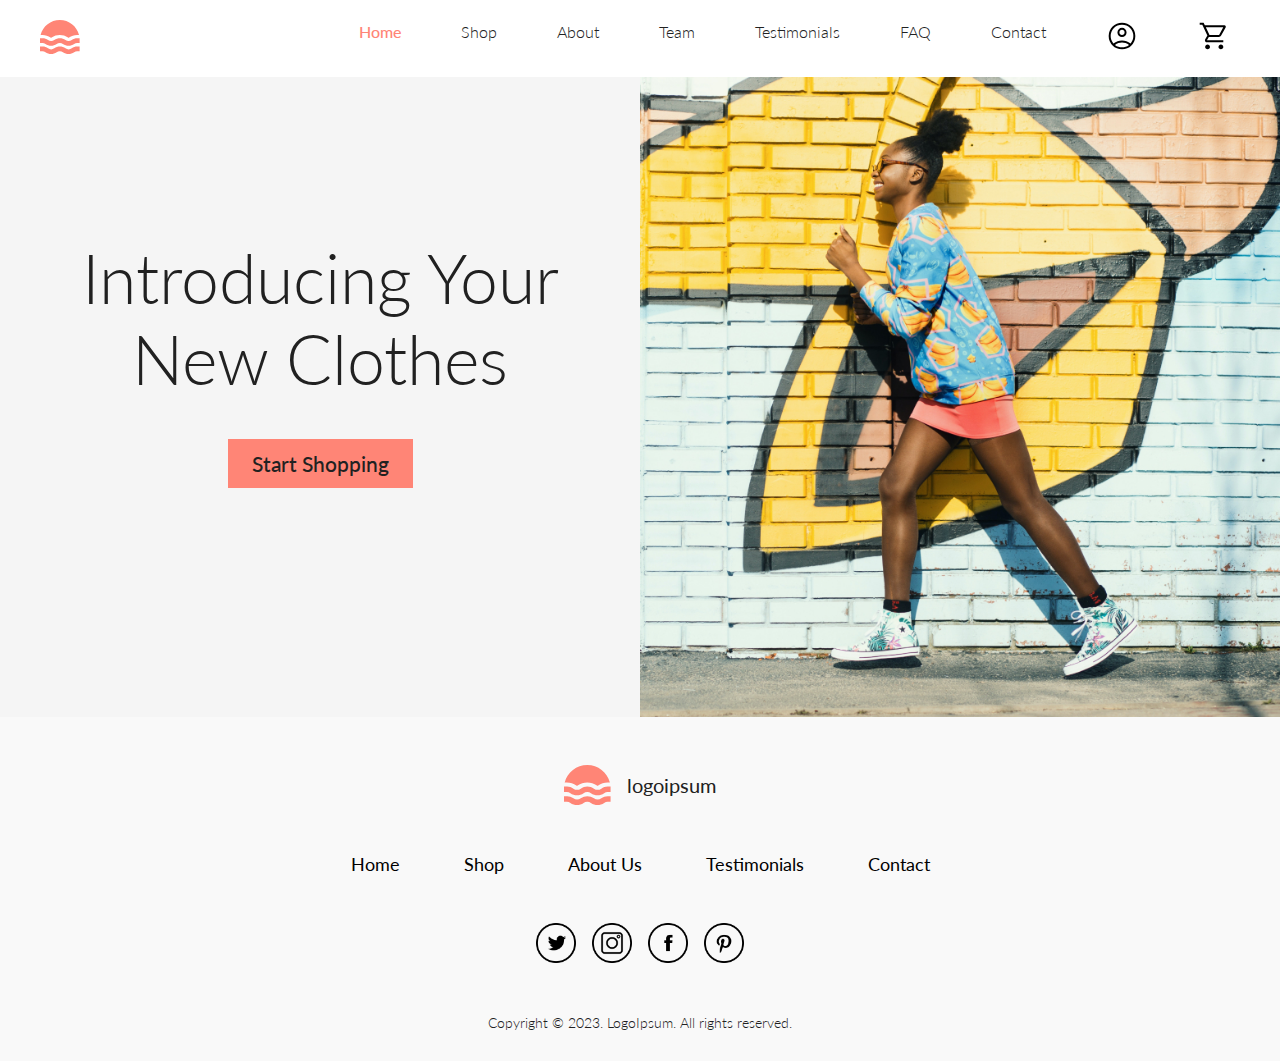
<file: index.html>
<!DOCTYPE html>
<html lang="en">
<head>
    <meta charset="UTF-8">
    <meta http-equiv="X-UA-Compatible" content="IE=edge">
    <meta name="viewport" content="width=device-width, initial-scale=1.0">
    <title>Project</title>
    <link rel="stylesheet" href="css/styles.css">
</head>
<body>
<!-----------------------------------------------------------MENU-------------------------------------------------------->
<nav class="menu-container">
    <div class="menu">
        <div class="logo"><a href="index.html"><img class="logo-icon" src="imgs/logo.svg" alt="company logo"></a></div>
                <ul class="logo2">
                    <li class="menu-list"><a class="menu-link" href="#"><img class="shop-icon" src="imgs/shop.svg"></a></li>
                    <li class="menu-list"><a class="menu-link" href="#"><img class="login-icon" src="imgs/login.svg"></a></li>
                    <li class="menu-list"><a class="menu-link" href="pages/contact.html">Contact</a></li>
                    <li class="menu-list"><a class="menu-link" href="pages/faq.html">FAQ</a></li>
                    <li class="menu-list"><a class="menu-link" href="pages/testimonials.html">Testimonials</a></li>
                    <li class="menu-list"><a class="menu-link" href="pages/team.html">Team</a></li>
                    <li class="menu-list"><a class="menu-link" href="pages/about.html">About</a></li>
                    <li class="menu-list"><a class="menu-link" href="pages/shop.html">Shop</a></li>
                    <li class="menu-list"><a class="menu-link-active" href="index.html">Home</a></li>
                </ul>
    </div>
</nav>


            <nav class="navbar">
                    <div class="navbar">
                      <div class="container nav-container">
                          <input class="checkbox" type="checkbox" name="" id="" />
                          <div class="logo">
                            <a href="index.html"><img class="logo-icon" src="imgs/logo.svg" alt="company logo"></a>
                        </div>
                          <div class="hamburger-lines">
                            <span class="line line1"></span>
                            <span class="line line2"></span>
                            <span class="line line3"></span>
                          </div>  
                        <div class="menu-items">
                          <li><a href="index.html">Home</a></li>
                          <li><a href="pages/shop.html">Shop</a></li>
                          <li><a href="pages/about.html">About</a></li>
                          <li><a href="pages/team.html">Team</a></li>
                          <li><a href="pages/testimonials.html">Testimonials</a></li>
                          <li><a href="pages/faq.html">FAQ</a></li>
                          <li><a href="pages/contact.html">Contact</a></li>
                          <li><a href="#"><img class="shop-icon" src="imgs/shop.svg"></a></li>
                          <li><a href="#"><img class="login-icon" src="imgs/login.svg"></a></li>
                        </div>
                      </div>
                    </div>
            </nav>

<!----------------------------------------------------------HERO--------------------------------------------------------->
    <section class="hero">
        <div class="hero-container">
            <div class="box-1">
                <h1 id="title">Introducing Your New Clothes</h1>        
                <a class="button-primary" href="pages/shop.html">Start Shopping</a> 
            </div>
            <div class="box-2">
                <img class="hero-img" src="imgs/hero.jpg" alt="Young black girl walking down the street in with a blue jacket with a yellow fruit print and a pik skirt. There's a graffiti wall in the back">
            </div>       
        </div>
    </section>

<!----------------------------------------------------------FOOTER-------------------------------------------------------->
<footer class="footer">
    <div class="footer-field">
        <div class="company-logo">
            <img src="imgs/logo.svg" alt="">
            <span>logoipsum</span>            
        </div>
        <div>
            <ul class="footer-links">
                <li><a href="index.html">Home</a></li>
                <li><a href="pages/shop.html">Shop</a></li>
                <li><a href="pages/about.html">About Us</a></li>
                <li><a href="pages/testimonials.html">Testimonials</a></li>
                <li><a href="pages/contact.html">Contact</a></li>
            </ul>
        </div>
        <div>    
            <ul class="footer-sm">
                <li><a href=""><img src="imgs/twitter.png" alt="twitter logo"></a></li>
                <li><a href=""><img src="imgs/instagram.png" alt="instagram logo"></a></li>
                <li><a href=""><img src="imgs/facebook.png" alt="facebook logo"></a></li>
                <li><a href=""><img src="imgs/pinterest.png" alt="pinterest logo"></a></li>
            </ul>
        </div>    
        </div>
    </div>
    <div class="copyright">
        <h3 id="copyright-text">Copyright © 2023. LogoIpsum. All rights reserved.</h3>
    </div>
</footer>
</body>
</html>
</file>
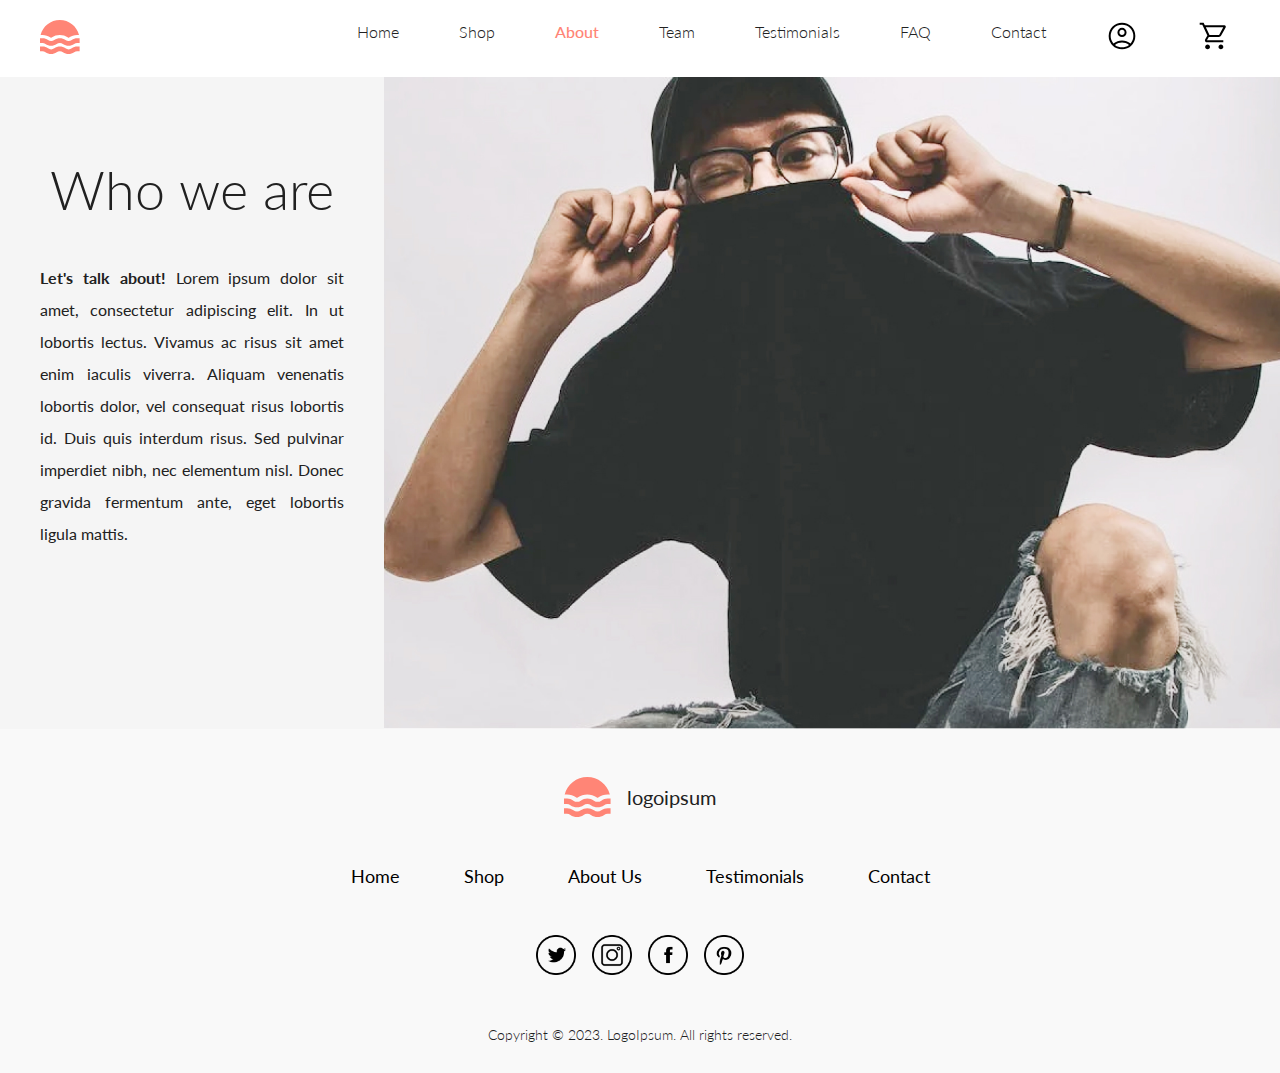
<file: pages/about.html>
<!DOCTYPE html>
<html lang="en">
<head>
    <meta charset="UTF-8">
    <meta http-equiv="X-UA-Compatible" content="IE=edge">
    <meta name="viewport" content="width=device-width, initial-scale=1.0">
    <title>About</title>
    <link rel="stylesheet" href="../css/styles.css">
</head>
<body>
<!-----------------------------------------------------------MENU-------------------------------------------------------->
<nav class="menu-container">
    <div class="menu">
        <div class="logo"><a href="../index.html"><img class="logo-icon" src="../imgs/logo.svg" alt="company logo"></a></div>
        <ul class="logo2">
            <li class="menu-list"><a class="menu-link" href="#"><img class="shop-icon" src="../imgs/shop.svg"></a></li>
            <li class="menu-list"><a class="menu-link" href="#"><img class="login-icon" src="../imgs/login.svg"></a></li>
            <li class="menu-list"><a class="menu-link" href="contact.html">Contact</a></li>
            <li class="menu-list"><a class="menu-link" href="faq.html">FAQ</a></li>
            <li class="menu-list"><a class="menu-link" href="testimonials.html">Testimonials</a></li>
            <li class="menu-list"><a class="menu-link" href="team.html">Team</a></li>
            <li class="menu-list"><a class="menu-link-active" href="about.html">About</a></li>
            <li class="menu-list"><a class="menu-link" href="shop.html">Shop</a></li>
            <li class="menu-list"><a class="menu-link" href="../index.html">Home</a></li>
        </ul>
    </div>
</nav>


<nav class="navbar">
        <div class="navbar">
            <div class="container nav-container">
                <input class="checkbox" type="checkbox" name="" id="" />
                <div class="logo">
                <a href="../index.html"><img class="logo-icon" src="../imgs/logo.svg" alt="company logo"></a>
            </div>
                <div class="hamburger-lines">
                <span class="line line1"></span>
                <span class="line line2"></span>
                <span class="line line3"></span>
                </div>  
            <div class="menu-items">
                <li><a href="../index.html">Home</a></li>
                <li><a href="shop.html">Shop</a></li>
                <li><a href="about.html">About</a></li>
                <li><a href="team.html">Team</a></li>
                <li><a href="testimonials.html">Testimonials</a></li>
                <li><a href="faq.html">FAQ</a></li>
                <li><a href="contact.html">Contact</a></li>
                <li><a href="#"><img class="shop-icon" src="../imgs/shop.svg"></a></li>
                <li><a href="#"><img class="login-icon" src="../imgs/login.svg"></a></li>
            </div>
            </div>
        </div>
</nav>

<!---------------------------------------------------------ABOUT-------------------------------------------------------->
    <section class="about">
        <div class="about-container">
            <div class="about-box-1">
                <h1>Who we are</h1>
                <p class="about-text"><strong>Let's talk about!</strong> Lorem ipsum dolor sit amet, consectetur adipiscing elit. In ut lobortis lectus. 
                    Vivamus ac risus sit amet enim iaculis viverra. Aliquam venenatis lobortis dolor, vel consequat risus 
                    lobortis id. Duis quis interdum risus. Sed pulvinar imperdiet nibh, nec elementum nisl. Donec gravida
                     fermentum ante, eget lobortis ligula mattis.</p> 
                <id p class="about-text"></id>       
            </div>
            <div class="about-box-2">
                <img class="about-img" src="../imgs/about.jpg" alt="Boy wearing a black t-shirt, glasses and black cap">
            </div>       
        </div>
    </section>
<!----------------------------------------------------------FOOTER-------------------------------------------------------->
<footer class="footer">
    <div class="footer-field">
        <div class="company-logo">
            <img src="../imgs/logo.svg" alt="">
            <span>logoipsum</span>            
        </div>
        <div>
            <ul class="footer-links">
                <li><a href="../index.html">Home</a></li>
                <li><a href="shop.html">Shop</a></li>
                <li><a href="about.html">About Us</a></li>
                <li><a href="testimonials.html">Testimonials</a></li>
                <li><a href="contact.html">Contact</a></li>
            </ul>
        </div>
        <div>    
            <ul class="footer-sm">
                <li><a href=""><img src="../imgs/twitter.png" alt="twitter logo"></a></li>
                <li><a href=""><img src="../imgs/instagram.png" alt="instagram logo"></a></li>
                <li><a href=""><img src="../imgs/facebook.png" alt="facebook logo"></a></li>
                <li><a href=""><img src="../imgs/pinterest.png" alt="pinterest logo"></a></li>
            </ul>
        </div>    
        </div>
    </div>
    <div class="copyright">
        <h3 id="copyright-text">Copyright © 2023. LogoIpsum. All rights reserved.</h3>
    </div>
</footer>
</body>
</html>
</file>
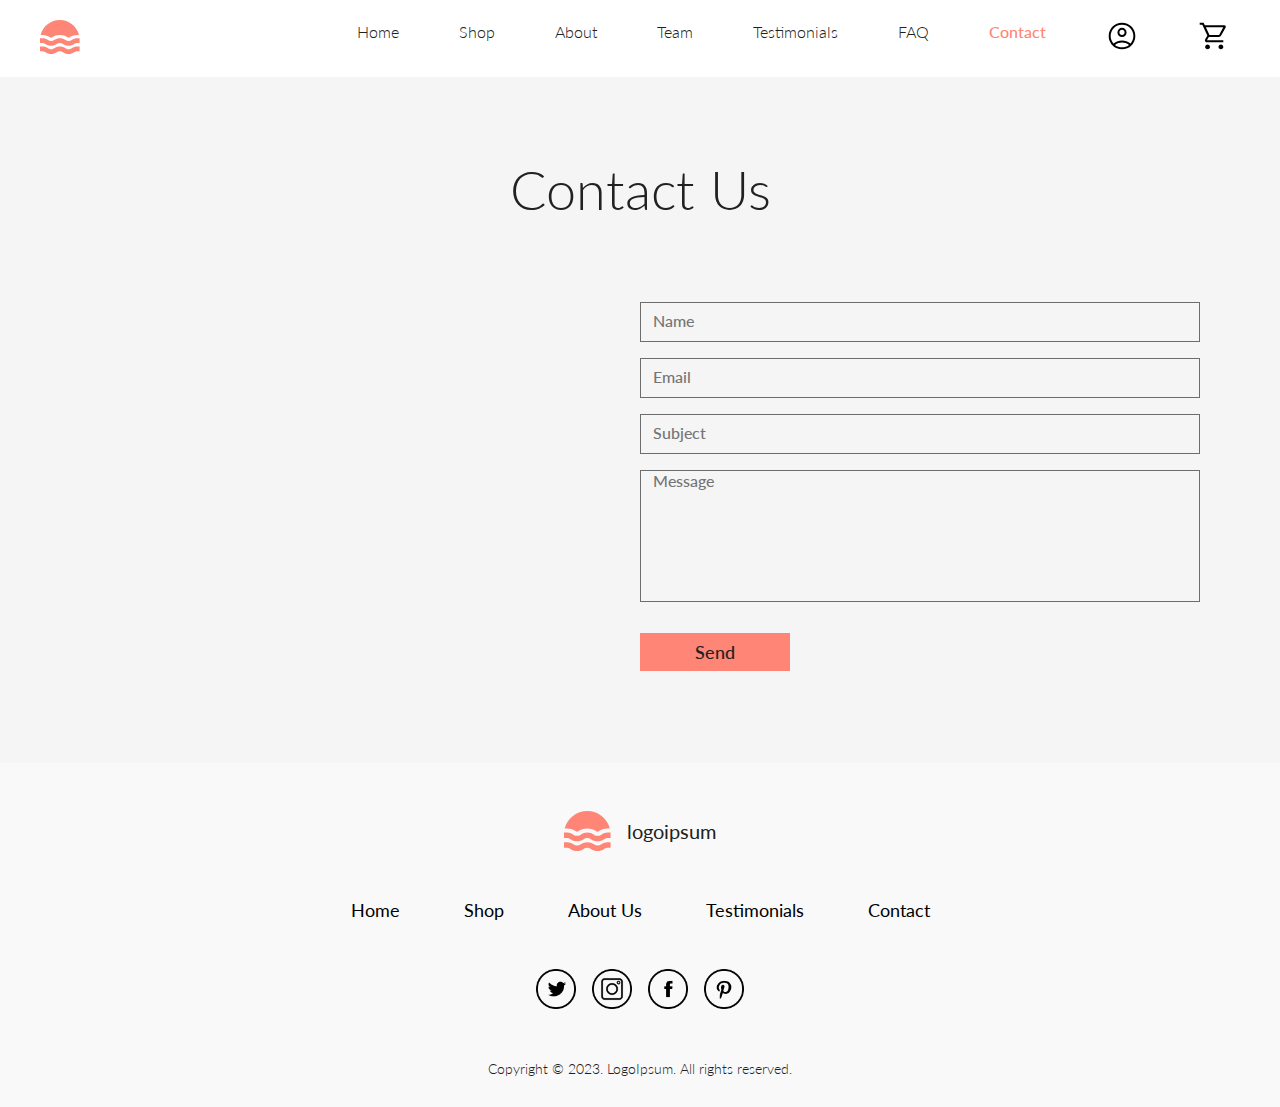
<file: pages/contact.html>
<!DOCTYPE html>
<html lang="en">
<head>
    <meta charset="UTF-8">
    <meta http-equiv="X-UA-Compatible" content="IE=edge">
    <meta name="viewport" content="width=device-width, initial-scale=1.0">
    <title>Contact</title>
    <link rel="stylesheet" href="../css/styles.css">
</head>
<body>
<!-----------------------------------------------------------MENU-------------------------------------------------------->
<nav class="menu-container">
    <div class="menu">
        <div class="logo"><a href="../index.html"><img class="logo-icon" src="../imgs/logo.svg" alt="company logo"></a></div>
        <ul class="logo2">
            <li class="menu-list"><a class="menu-link" href="#"><img class="shop-icon" src="../imgs/shop.svg"></a></li>
            <li class="menu-list"><a class="menu-link" href="#"><img class="login-icon" src="../imgs/login.svg"></a></li>
            <li class="menu-list"><a class="menu-link-active" href="contact.html">Contact</a></li>
            <li class="menu-list"><a class="menu-link" href="faq.html">FAQ</a></li>
            <li class="menu-list"><a class="menu-link" href="testimonials.html">Testimonials</a></li>
            <li class="menu-list"><a class="menu-link" href="team.html">Team</a></li>
            <li class="menu-list"><a class="menu-link" href="about.html">About</a></li>
            <li class="menu-list"><a class="menu-link" href="shop.html">Shop</a></li>
            <li class="menu-list"><a class="menu-link" href="../index.html">Home</a></li>
        </ul>
    </div>
</nav>

<nav class="navbar">
    <div class="navbar">
        <div class="container nav-container">
            <input class="checkbox" type="checkbox" name="" id="" />
            <div class="logo">
            <a href="../index.html"><img class="logo-icon" src="../imgs/logo.svg" alt="company logo"></a>
        </div>
            <div class="hamburger-lines">
            <span class="line line1"></span>
            <span class="line line2"></span>
            <span class="line line3"></span>
            </div>  
        <div class="menu-items">
            <li><a href="../index.html">Home</a></li>
            <li><a href="shop.html">Shop</a></li>
            <li><a href="about.html">About</a></li>
            <li><a href="team.html">Team</a></li>
            <li><a href="testimonials.html">Testimonials</a></li>
            <li><a href="faq.html">FAQ</a></li>
            <li><a href="contact.html">Contact</a></li>
            <li><a href="#"><img class="shop-icon" src="../imgs/shop.svg"></a></li>
            <li><a href="#"><img class="login-icon" src="../imgs/login.svg"></a></li>
        </div>
        </div>
    </div>
</nav>

<!---------------------------------------------------------CONTACT-------------------------------------------------------->
<section class="contact">
    <h1>Contact Us</h1>
    <div class="contact-container">
    <div class="contact-box-1">
        <iframe src="https://www.google.com/maps/embed?pb=!1m18!1m12!1m3!1d2602.4918176343717!2d-123.1190221882152!3d49.286025870398454!2m3!1f0!2f0!3f0!3m2!1i1024!2i768!4f13.1!3m3!1m2!1s0x54867182698f0ae5%3A0xa5370d98daf1dbd2!2sTamwood%20Careers%20-%20Vancouver!5e0!3m2!1sen!2sca!4v1685498218032!5m2!1sen!2sca" width="100%" height="300" style="border:0;" allowfullscreen="" loading="lazy" referrerpolicy="no-referrer-when-downgrade"></iframe>
    </div>
    <div class="contact-box-2">
        <form>
            <input class="form form-text" type="text" placeholder="Name" required>
            <input class="form form-text" type="email" placeholder="Email" required>
            <input class="form form-text" type="text" placeholder="Subject" required>
            <textarea class="form-textarea" rows="4" cols="50" placeholder="Message"></textarea>
            <input class="submit form-text" type="submit" value="Send">
        </form>
    </div>   
    </div>
</section>
<!----------------------------------------------------------FOOTER-------------------------------------------------------->
<footer class="footer">
    <div class="footer-field">
        <div class="company-logo">
            <img src="../imgs/logo.svg" alt="">
            <span>logoipsum</span>            
        </div>
        <div>
            <ul class="footer-links">
                <li><a href="../index.html">Home</a></li>
                <li><a href="shop.html">Shop</a></li>
                <li><a href="about.html">About Us</a></li>
                <li><a href="testimonials.html">Testimonials</a></li>
                <li><a href="contact.html">Contact</a></li>
            </ul>
        </div>
        <div>    
            <ul class="footer-sm">
                <li><a href=""><img src="../imgs/twitter.png" alt="twitter logo"></a></li>
                <li><a href=""><img src="../imgs/instagram.png" alt="instagram logo"></a></li>
                <li><a href=""><img src="../imgs/facebook.png" alt="facebook logo"></a></li>
                <li><a href=""><img src="../imgs/pinterest.png" alt="pinterest logo"></a></li>
            </ul>
        </div>    
        </div>
    </div>
    <div class="copyright">
        <h3 id="copyright-text">Copyright © 2023. LogoIpsum. All rights reserved.</h3>
    </div>
</footer>
</body>
</html>
</file>
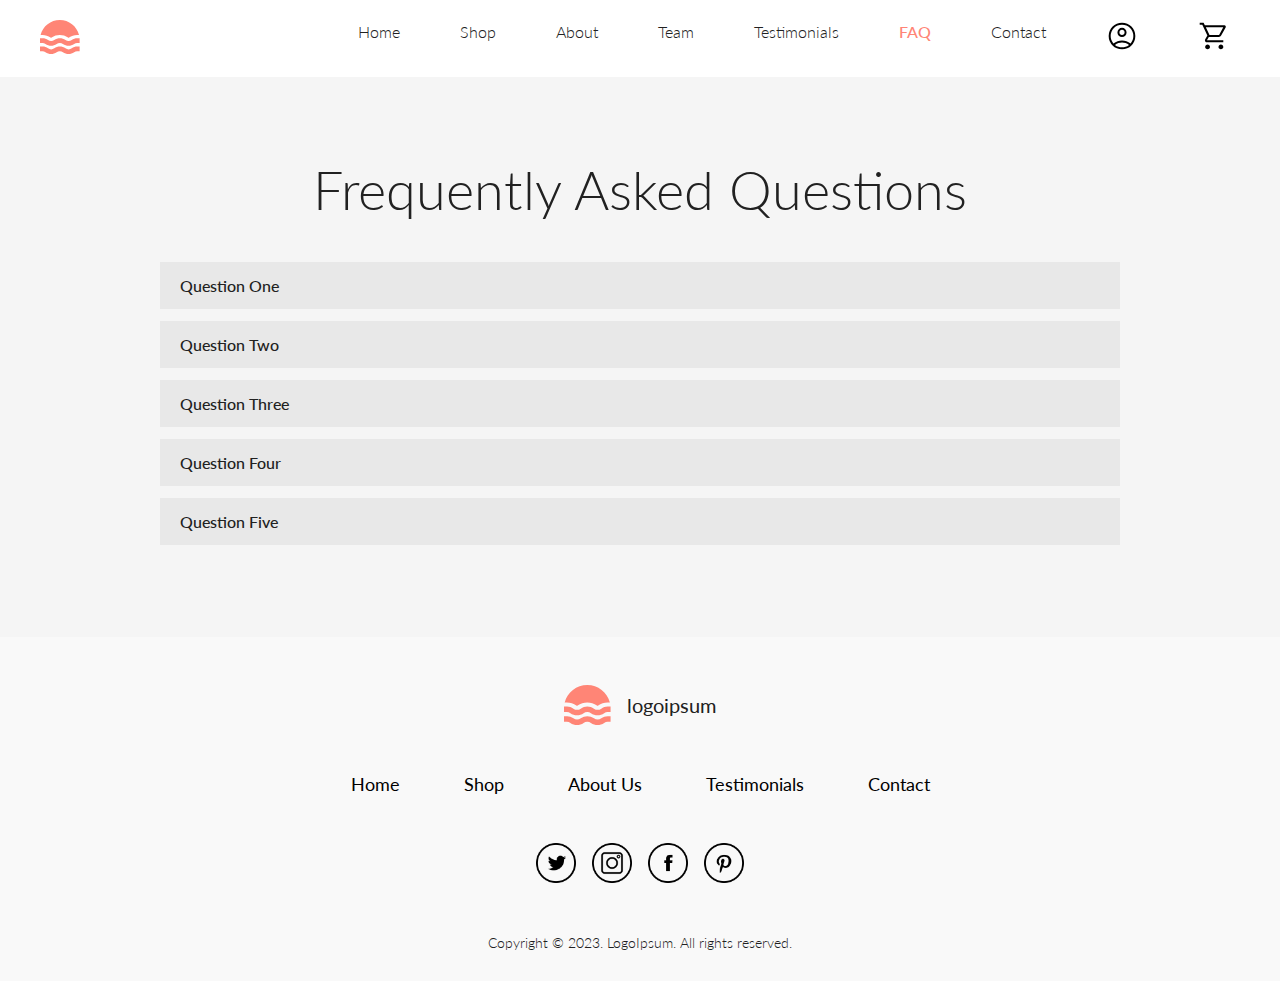
<file: pages/faq.html>
<!DOCTYPE html>
<html lang="en">
<head>
    <meta charset="UTF-8">
    <meta http-equiv="X-UA-Compatible" content="IE=edge">
    <meta name="viewport" content="width=device-width, initial-scale=1.0">
    <title>FAQ</title>
    <link rel="stylesheet" href="../css/styles.css">
</head>
<body>
<!-----------------------------------------------------------MENU-------------------------------------------------------->
<nav class="menu-container">
    <div class="menu">
        <div class="logo"><a href="../index.html"><img class="logo-icon" src="../imgs/logo.svg" alt="company logo"></a></div>
        <ul class="logo2">
            <li class="menu-list"><a class="menu-link" href="#"><img class="shop-icon" src="../imgs/shop.svg"></a></li>
            <li class="menu-list"><a class="menu-link" href="#"><img class="login-icon" src="../imgs/login.svg"></a></li>
            <li class="menu-list"><a class="menu-link" href="contact.html">Contact</a></li>
            <li class="menu-list"><a class="menu-link-active" href="faq.html">FAQ</a></li>
            <li class="menu-list"><a class="menu-link" href="testimonials.html">Testimonials</a></li>
            <li class="menu-list"><a class="menu-link" href="team.html">Team</a></li>
            <li class="menu-list"><a class="menu-link" href="about.html">About</a></li>
            <li class="menu-list"><a class="menu-link" href="shop.html">Shop</a></li>
            <li class="menu-list"><a class="menu-link" href="../index.html">Home</a></li>
        </ul>
    </div>
  </nav>

  <nav class="navbar">
    <div class="navbar">
        <div class="container nav-container">
            <input class="checkbox" type="checkbox" name="" id="" />
            <div class="logo">
            <a href="../index.html"><img class="logo-icon" src="../imgs/logo.svg" alt="company logo"></a>
        </div>
            <div class="hamburger-lines">
            <span class="line line1"></span>
            <span class="line line2"></span>
            <span class="line line3"></span>
            </div>  
        <div class="menu-items">
            <li><a href="../index.html">Home</a></li>
            <li><a href="shop.html">Shop</a></li>
            <li><a href="about.html">About</a></li>
            <li><a href="team.html">Team</a></li>
            <li><a href="testimonials.html">Testimonials</a></li>
            <li><a href="faq.html">FAQ</a></li>
            <li><a href="contact.html">Contact</a></li>
            <li><a href="#"><img class="shop-icon" src="../imgs/shop.svg"></a></li>
            <li><a href="#"><img class="login-icon" src="../imgs/login.svg"></a></li>
        </div>
        </div>
    </div>
</nav>

<!---------------------------------------------------------FAQ-------------------------------------------------------->
    <section class="faq">
        <div class="faq-container">
                <h1>Frequently Asked Questions</h1>        
    <div class="accordion">
        <div>
          <input type="checkbox" id="section1" class="accordion__input">
          <label for="section1" class="accordion__label">Question One</label>
          <div class="accordion__content">
            <p>
              Lorem ipsum dolor sit amet, consectetur adipisicing elit. Culpa, earum, magnam? Alias error, placeat! Accusamus accusantium alias eum iure laborum odit porro quaerat? Animi enim id labore officiis quam sint.
            </p>
          </div>
        </div>
        <div>
            <input type="checkbox" id="section2" class="accordion__input">
            <label for="section2" class="accordion__label">Question Two</label>
            <div class="accordion__content">
              <p>
                Lorem ipsum dolor sit amet, consectetur adipisicing elit. Culpa, earum, magnam? Alias error, placeat! Accusamus accusantium alias eum iure laborum odit porro quaerat? Animi enim id labore officiis quam sint.
              </p>
            </div>
          </div>
          <div>
            <input type="checkbox" id="section3" class="accordion__input">
            <label for="section3" class="accordion__label">Question Three</label>
            <div class="accordion__content">
              <p>
                Lorem ipsum dolor sit amet, consectetur adipisicing elit. Culpa, earum, magnam? Alias error, placeat! Accusamus accusantium alias eum iure laborum odit porro quaerat? Animi enim id labore officiis quam sint.
              </p>
            </div>
          </div>
          <div>
            <input type="checkbox" id="section4" class="accordion__input">
            <label for="section4" class="accordion__label">Question Four</label>
            <div class="accordion__content">
              <p>
                Lorem ipsum dolor sit amet, consectetur adipisicing elit. Culpa, earum, magnam? Alias error, placeat! Accusamus accusantium alias eum iure laborum odit porro quaerat? Animi enim id labore officiis quam sint.
              </p>
            </div>
          </div>
          <div>
            <input type="checkbox" id="section5" class="accordion__input">
            <label for="section5" class="accordion__label">Question Five</label>
            <div class="accordion__content">
              <p>
                Lorem ipsum dolor sit amet, consectetur adipisicing elit. Culpa, earum, magnam? Alias error, placeat! Accusamus accusantium alias eum iure laborum odit porro quaerat? Animi enim id labore officiis quam sint.
              </p>
            </div>
          </div>
    </div>
</section>
<!----------------------------------------------------------FOOTER-------------------------------------------------------->
<footer class="footer">
  <div class="footer-field">
      <div class="company-logo">
          <img src="../imgs/logo.svg" alt="">
          <span>logoipsum</span>            
      </div>
      <div>
          <ul class="footer-links">
              <li><a href="../index.html">Home</a></li>
              <li><a href="shop.html">Shop</a></li>
              <li><a href="about.html">About Us</a></li>
              <li><a href="testimonials.html">Testimonials</a></li>
              <li><a href="contact.html">Contact</a></li>
          </ul>
      </div>
      <div>    
          <ul class="footer-sm">
              <li><a href=""><img src="../imgs/twitter.png" alt="twitter logo"></a></li>
              <li><a href=""><img src="../imgs/instagram.png" alt="instagram logo"></a></li>
              <li><a href=""><img src="../imgs/facebook.png" alt="facebook logo"></a></li>
              <li><a href=""><img src="../imgs/pinterest.png" alt="pinterest logo"></a></li>
          </ul>
      </div>    
      </div>
  </div>
  <div class="copyright">
      <h3 id="copyright-text">Copyright © 2023. LogoIpsum. All rights reserved.</h3>
  </div>
</footer>

</body>
</html>
</file>
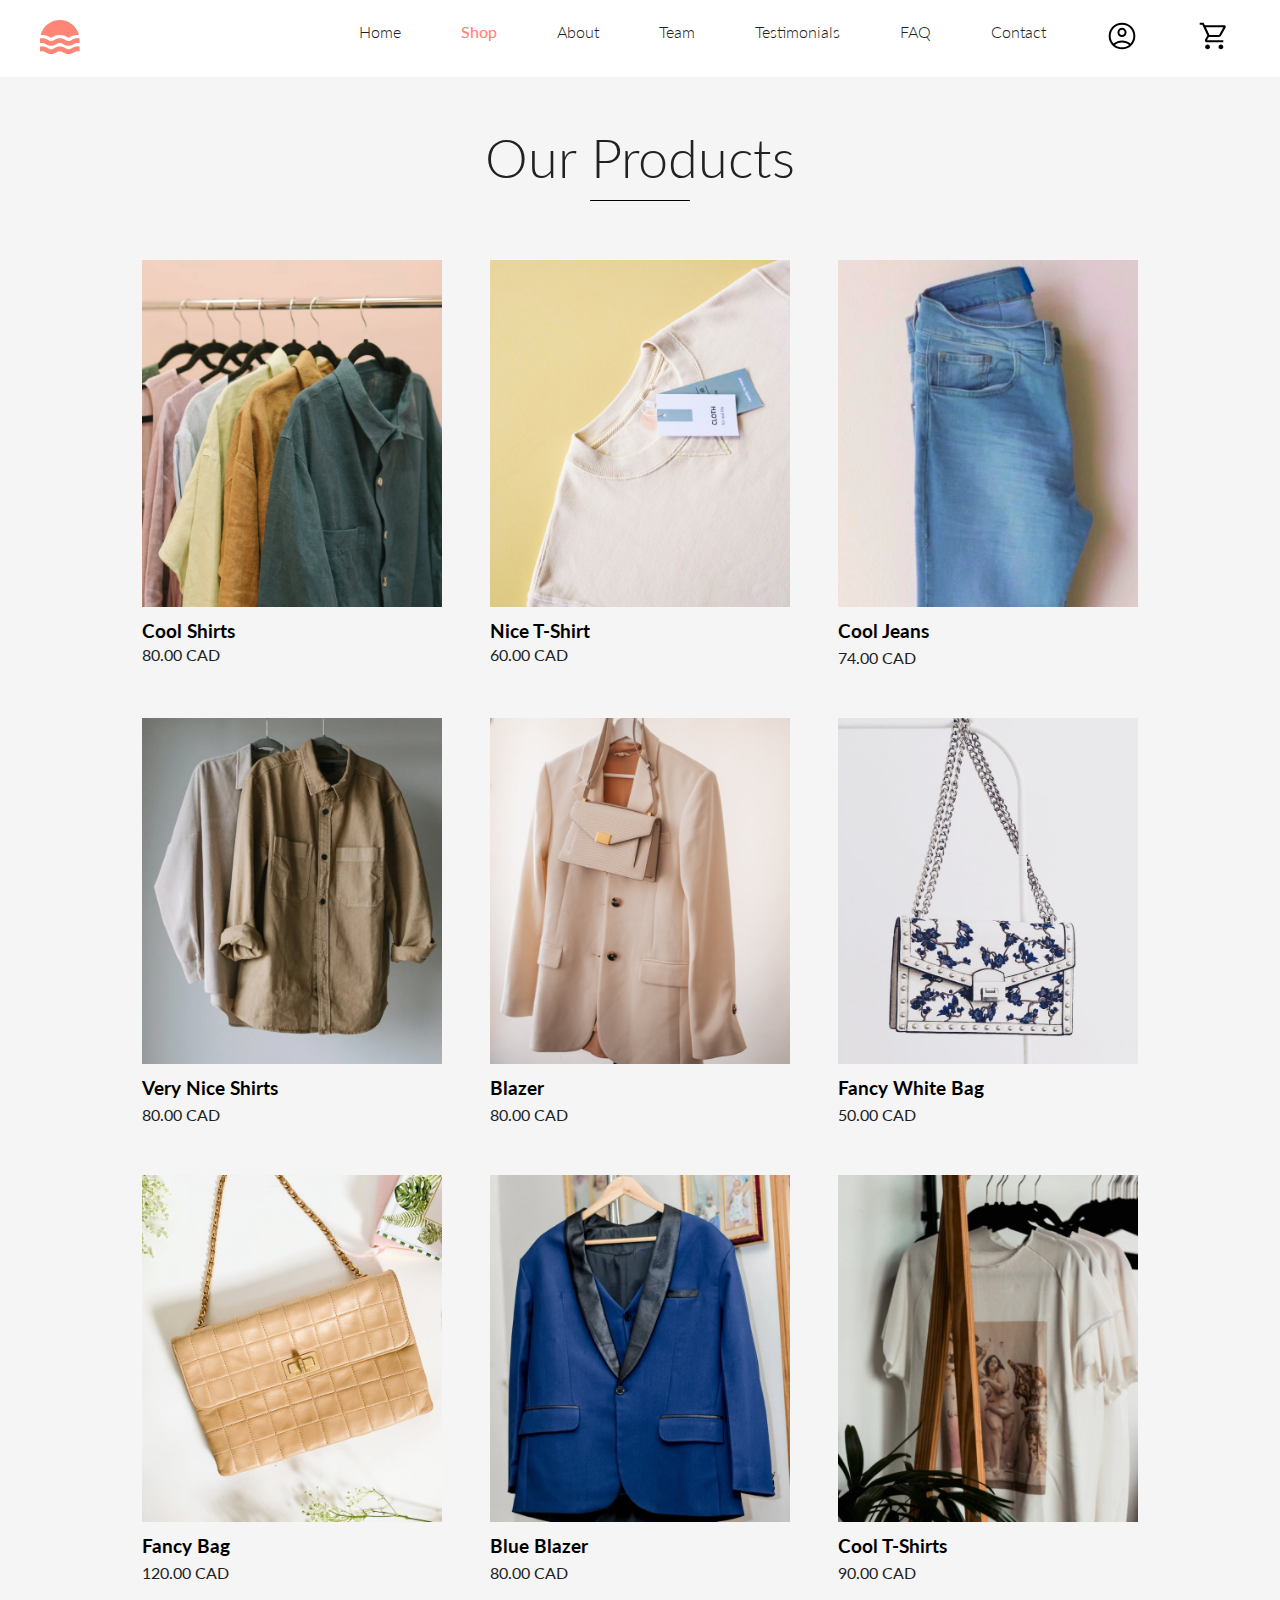
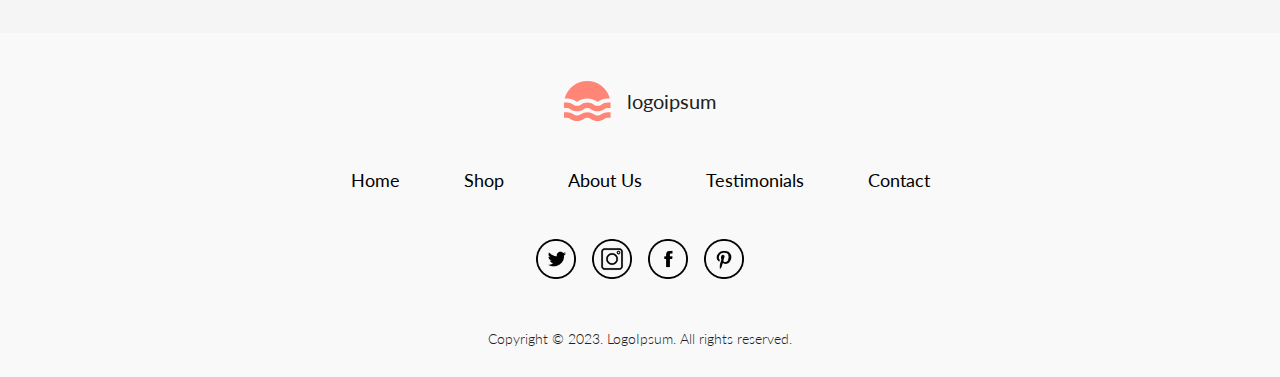
<file: pages/shop.html>
<!DOCTYPE html>
<html lang="en">
    <head>
        <meta charset="UTF-8">
        <meta http-equiv="X-UA-Compatible" content="IE=edge">
        <meta name="viewport" content="width=device-width, initial-scale=1.0">
        <title>Shop</title>
        <link rel="stylesheet" href="../css/mao.css">
    </head>
        <body>
        <!-----------------------------------------------------------MENU-------------------------------------------------------->
        <nav class="menu-container">
            <div class="menu">
                <div class="logo"><a href="../index.html"><img class="logo-icon" src="../imgs/logo.svg" alt="company logo"></a></div>
                <ul class="logo2">
                    <li class="menu-list"><a class="menu-link" href="#"><img class="shop-icon" src="../imgs/shop.svg"></a></li>
                    <li class="menu-list"><a class="menu-link" href="#"><img class="login-icon" src="../imgs/login.svg"></a></li>
                    <li class="menu-list"><a class="menu-link" href="contact.html">Contact</a></li>
                    <li class="menu-list"><a class="menu-link" href="FAQ.html">FAQ</a></li>
                    <li class="menu-list"><a class="menu-link" href="testimonials.html">Testimonials</a></li>
                    <li class="menu-list"><a class="menu-link" href="team.html">Team</a></li>
                    <li class="menu-list"><a class="menu-link" href="about.html">About</a></li>
                    <li class="menu-list"><a class="menu-link-active" href="shop.html">Shop</a></li>
                    <li class="menu-list"><a class="menu-link" href="../index.html">Home</a></li>
                </ul>
            </div>
        </nav>
        <nav class="navbar">
            <div class="navbar">
                <div class="container nav-container">
                    <input class="checkbox" type="checkbox" name="" id="" />
                    <div class="logo">
                    <a href="../index.html"><img class="logo-icon" src="../imgs/logo.svg" alt="company logo"></a>
                </div>
                    <div class="hamburger-lines">
                    <span class="line line1"></span>
                    <span class="line line2"></span>
                    <span class="line line3"></span>
                    </div>  
                <div class="menu-items">
                    <li><a href="../index.html">Home</a></li>
                    <li><a href="shop.html">Shop</a></li>
                    <li><a href="about.html">About</a></li>
                    <li><a href="team.html">Team</a></li>
                    <li><a href="testimonials.html">Testimonials</a></li>
                    <li><a href="faq.html">FAQ</a></li>
                    <li><a href="contact.html">Contact</a></li>
                    <li><a href="#"><img class="shop-icon" src="../imgs/shop.svg"></a></li>
                    <li><a href="#"><img class="login-icon" src="../imgs/login.svg"></a></li>
                </div>
                </div>
            </div>
        </nav>
        <!----------------------------------------------------------SHOP--------------------------------------------------------->
        <section class="products-page">
            <h1>Our Products</h1>
            <div class="products">
                <li class="product1"><h2><img src="../imgs/cloth-1.png" alt="Picture of cloths"></h2><a href="#">
                    <h3><p><em>Cool Shirts</em></p></h3></a><p>80.00 CAD</p><p class="product-text">S M L XL</p></li>
                <li class="product2"><h2><img src="../imgs/cloth-2.jpg" alt="Picture of cloths"></h2><a href="#">
                    <h3><p><em>Nice T-Shirt</em></p></h3></a><p>60.00 CAD</p><p class="product-text">S M L XL</p></li>
                <li class="product3"><h2><img src="../imgs/cloth-3.png" alt="Picture of cloths"></h2><a href="#">
                    <h3><p><em>Cool Jeans</em></h3></p></a><p>74.00 CAD</p><p class="product-text">S M L XL</p></li>
                <li class="product4"><h2><img src="../imgs/cloth-4.png" alt="Picture of cloths"></h2><a href="#">
                    <h3><p><em>Very Nice Shirts</em></h3></p></a><p>80.00 CAD</p><p class="product-text">S M L XL</p></li>
                <li class="product5"><h2><img src="../imgs/cloth-5.png" alt="Picture of cloths"></h2><a href="#">
                    <h3><p><em>Blazer</em></h3></p></a><p>80.00 CAD</p><p class="product-text">S M L XL</p></li>
                <li class="product6"><h2><img src="../imgs/cloth-6.png" alt="Picture of cloths"></h2><a href="#">
                    <h3><p><em>Fancy White Bag</em></h3></p></a><p>50.00 CAD</p><p class="product-text">Free size</p></li>
                <li class="product7"><h2><img src="../imgs/cloth-7.png" alt="Picture of cloths"></h2><a href="#">
                    <h3><p><em>Fancy Bag</em></h3></p></a><p>120.00 CAD</p><p class="product-text">Free size</p></li>
                <li class="product8"><h2><img src="../imgs/cloth-8.png" alt="Picture of cloths"></h2><a href="#">
                    <h3><p><em>Blue Blazer</em></h3></p></a><p>80.00 CAD</p><p class="product-text">S M L XL</p></li>
                <li class="product9"><h2><img src="../imgs/cloth-9.png" alt="Picture of cloths"></h2><a href="#">
                    <h3><p><em>Cool T-Shirts</em></h3></p></a><p>90.00 CAD</p><p class="product-text">S M L XL</p></li>
            </div>
        </section>
        <!----------------------------------------------------------FOOTER-------------------------------------------------------->
        <footer class="footer">
            <div class="footer-field">
                <div class="company-logo">
                    <img src="../imgs/logo.svg" alt="">
                    <span>logoipsum</span>            
                </div>
                <div>
                    <ul class="footer-links">
                        <li><a href="../index.html">Home</a></li>
                        <li><a href="shop.html">Shop</a></li>
                        <li><a href="about.html">About Us</a></li>
                        <li><a href="testimonials.html">Testimonials</a></li>
                        <li><a href="contact.html">Contact</a></li>
                    </ul>
                </div>
                <div>    
                    <ul class="footer-sm">
                        <li><a href=""><img src="../imgs/twitter.png" alt="twitter logo"></a></li>
                        <li><a href=""><img src="../imgs/instagram.png" alt="instagram logo"></a></li>
                        <li><a href=""><img src="../imgs/facebook.png" alt="facebook logo"></a></li>
                        <li><a href=""><img src="../imgs/pinterest.png" alt="pinterest logo"></a></li>
                    </ul>
                </div>    
                </div>
            </div>
            <div class="copyright">
                <h3 id="copyright-text">Copyright © 2023. LogoIpsum. All rights reserved.</h3>
            </div>
        </footer>
    </body>
</html>
</file>
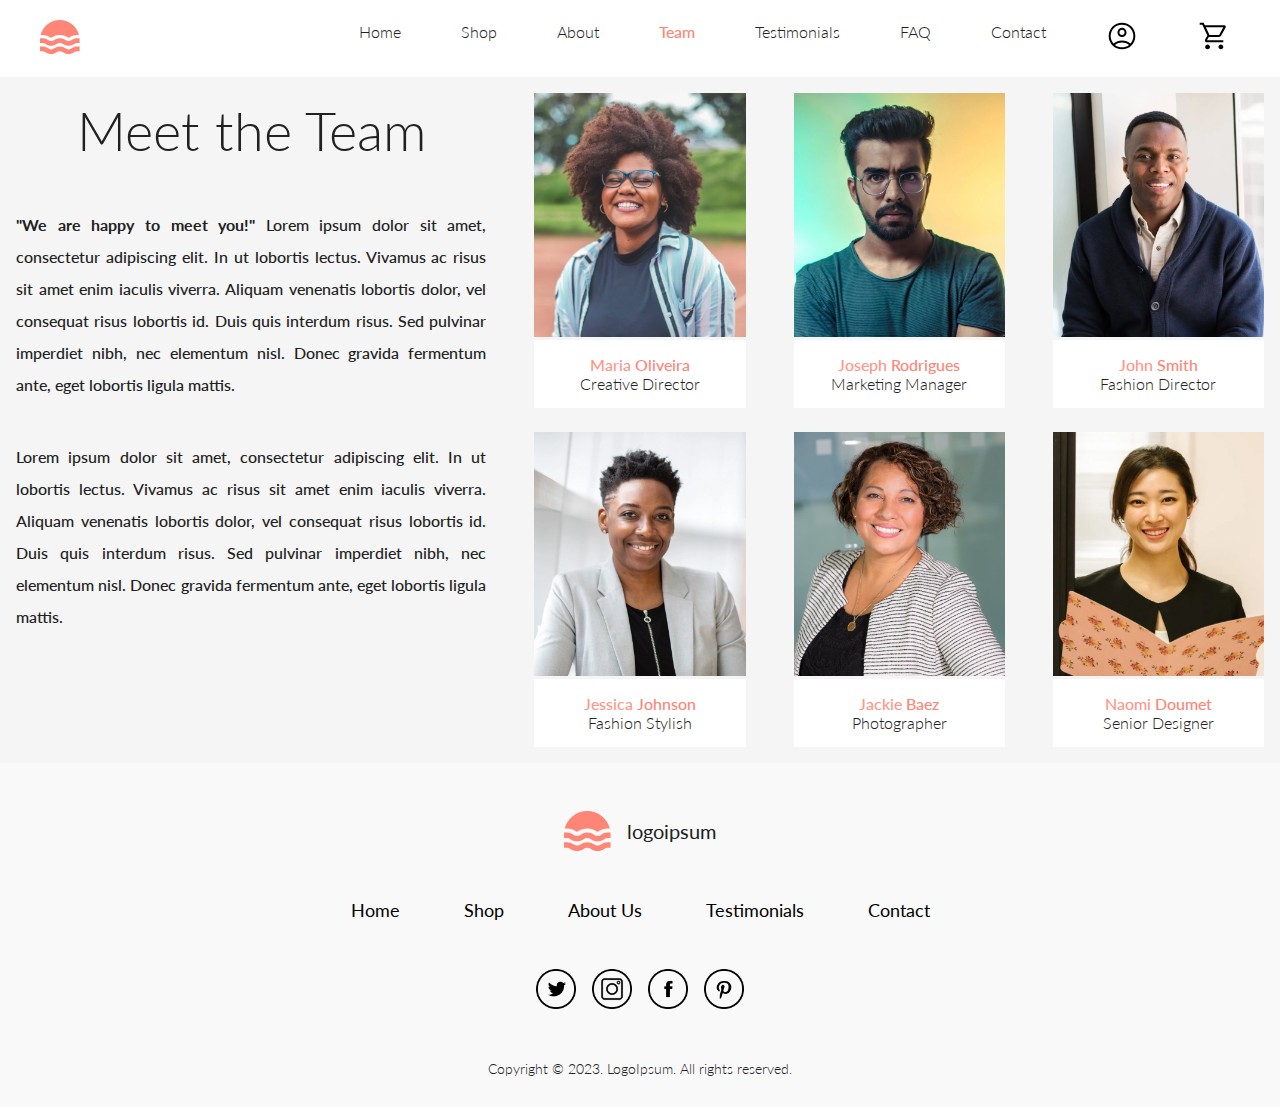
<file: pages/team.html>
<!DOCTYPE html>
<html lang="en">
<head>
    <meta charset="UTF-8">
    <meta http-equiv="X-UA-Compatible" content="IE=edge">
    <meta name="viewport" content="width=device-width, initial-scale=1.0">
    <title>Team</title>
    <link rel="stylesheet" href="../css/styles.css">
</head>
<body>
<!-----------------------------------------------------------MENU-------------------------------------------------------->
<nav class="menu-container">
    <div class="menu">
        <div class="logo"><a href="../index.html"><img class="logo-icon" src="../imgs/logo.svg" alt="company logo"></a></div>
        <ul class="logo2">
            <li class="menu-list"><a class="menu-link" href="#"><img class="shop-icon" src="../imgs/shop.svg"></a></li>
            <li class="menu-list"><a class="menu-link" href="#"><img class="login-icon" src="../imgs/login.svg"></a></li>
            <li class="menu-list"><a class="menu-link" href="contact.html">Contact</a></li>
            <li class="menu-list"><a class="menu-link" href="faq.html">FAQ</a></li>
            <li class="menu-list"><a class="menu-link" href="testimonials.html">Testimonials</a></li>
            <li class="menu-list"><a class="menu-link-active" href="team.html">Team</a></li>
            <li class="menu-list"><a class="menu-link" href="about.html">About</a></li>
            <li class="menu-list"><a class="menu-link" href="shop.html">Shop</a></li>
            <li class="menu-list"><a class="menu-link" href="../index.html">Home</a></li>
        </ul>
    </div>
</nav>
<nav class="navbar">
    <div class="navbar">
        <div class="container nav-container">
            <input class="checkbox" type="checkbox" name="" id="" />
            <div class="logo">
            <a href="../index.html"><img class="logo-icon" src="../imgs/logo.svg" alt="company logo"></a>
        </div>
            <div class="hamburger-lines">
            <span class="line line1"></span>
            <span class="line line2"></span>
            <span class="line line3"></span>
            </div>  
        <div class="menu-items">
            <li><a href="../index.html">Home</a></li>
            <li><a href="shop.html">Shop</a></li>
            <li><a href="about.html">About</a></li>
            <li><a href="team.html">Team</a></li>
            <li><a href="testimonials.html">Testimonials</a></li>
            <li><a href="faq.html">FAQ</a></li>
            <li><a href="contact.html">Contact</a></li>
            <li><a href="#"><img class="shop-icon" src="../imgs/shop.svg"></a></li>
            <li><a href="#"><img class="login-icon" src="../imgs/login.svg"></a></li>
        </div>
        </div>
    </div>
</nav>
<!---------------------------------------------------------TEAM-------------------------------------------------------->

        <div class="grid-container">

            <div class="item1">
                <h1 id="title-team">Meet the Team</h1>  
                <p class="team-text"><strong>"We are happy to meet you!"</strong> Lorem ipsum dolor sit amet, consectetur adipiscing elit. In ut lobortis lectus. 
                    Vivamus ac risus sit amet enim iaculis viverra. Aliquam venenatis lobortis dolor, vel consequat risus 
                    lobortis id. Duis quis interdum risus. Sed pulvinar imperdiet nibh, nec elementum nisl. Donec gravida
                    fermentum ante, eget lobortis ligula mattis.</p>      
                <p class="team-text">Lorem ipsum dolor sit amet, consectetur adipiscing elit. In ut lobortis lectus. 
                    Vivamus ac risus sit amet enim iaculis viverra. Aliquam venenatis lobortis dolor, vel consequat risus 
                    lobortis id. Duis quis interdum risus. Sed pulvinar imperdiet nibh, nec elementum nisl. Donec gravida
                    fermentum ante, eget lobortis ligula mattis.</p>     
            </div>

            <div class="item2">
                <img class="team-img" src="../imgs/team-1.jpg" alt="Middle-aged black woman is smiling and wearing glasses and blue shirt">
                <div class="team-box-text">
                    <p class="team-text-name">Maria <span style="color:#FF8576">Oliveira</span></p>
                    <p class="team-text-description">Creative Director</p>
                </div>
            </div>


            <div class="item3">
                <img class="team-img" src="../imgs/team-2.jpg" alt="Middle-aged latin man with serious expression, with glasses and wearing a green T-shirt">
                <div class="team-box-text">
                    <p class="team-text-name">Joseph <span style="color:#FF8576">Rodrigues</span></p>
                    <p class="team-text-description">Marketing Manager</p>
                </div>
            </div>

            <div class="item4">
                <img class="team-img" src="../imgs/team-3.jpg" alt="Middle-aged black man is smiling and wearing a blue cardigan">
                <div class="team-box-text">
                    <p class="team-text-name">John <span style="color:#FF8576">Smith</span></p>
                    <p class="team-text-description">Fashion Director</p>
                </div>
            </div>

            <div class="item5">
                <img class="team-img" src="../imgs/team-4.jpg" alt="Middle-aged black woman is smiling and wearing a light gray blazer">
                <div class="team-box-text">
                    <p class="team-text-name">Jessica <span style="color:#FF8576">Johnson</span></p>
                    <p class="team-text-description">Fashion Stylish</p>
                </div>
            </div>

            <div class="item6">
                <img class="team-img" src="../imgs/team-5.jpg" alt="Middle-aged black woman is smiling and wearing a black and white striped cardigan">
                <div class="team-box-text">
                    <p class="team-text-name">Jackie <span style="color:#FF8576">Baez</span></p>
                    <p class="team-text-description">Photographer</p>
                </div>
            </div>

            <div class="item7">
                <img class="team-img" src="../imgs/team-6.jpg" alt="Middle-aged Asian woman is smiling and wearing a black shirt">
                <div class="team-box-text">
                    <p class="team-text-name">Naomi <span style="color:#FF8576">Doumet</span></p>
                    <p class="team-text-description">Senior Designer</p>
                </div>
            </div>

        </div>

<!----------------------------------------------------------FOOTER-------------------------------------------------------->
<footer class="footer">
    <div class="footer-field">
        <div class="company-logo">
            <img src="../imgs/logo.svg" alt="">
            <span>logoipsum</span>            
        </div>
        <div>
            <ul class="footer-links">
                <li><a href="../index.html">Home</a></li>
                <li><a href="shop.html">Shop</a></li>
                <li><a href="about.html">About Us</a></li>
                <li><a href="testimonials.html">Testimonials</a></li>
                <li><a href="contact.html">Contact</a></li>
            </ul>
        </div>
        <div>    
            <ul class="footer-sm">
                <li><a href=""><img src="../imgs/twitter.png" alt="twitter logo"></a></li>
                <li><a href=""><img src="../imgs/instagram.png" alt="instagram logo"></a></li>
                <li><a href=""><img src="../imgs/facebook.png" alt="facebook logo"></a></li>
                <li><a href=""><img src="../imgs/pinterest.png" alt="pinterest logo"></a></li>
            </ul>
        </div>    
        </div>
    </div>
    <div class="copyright">
        <h3 id="copyright-text">Copyright © 2023. LogoIpsum. All rights reserved.</h3>
    </div>
</footer>
</body>
</html>
</file>
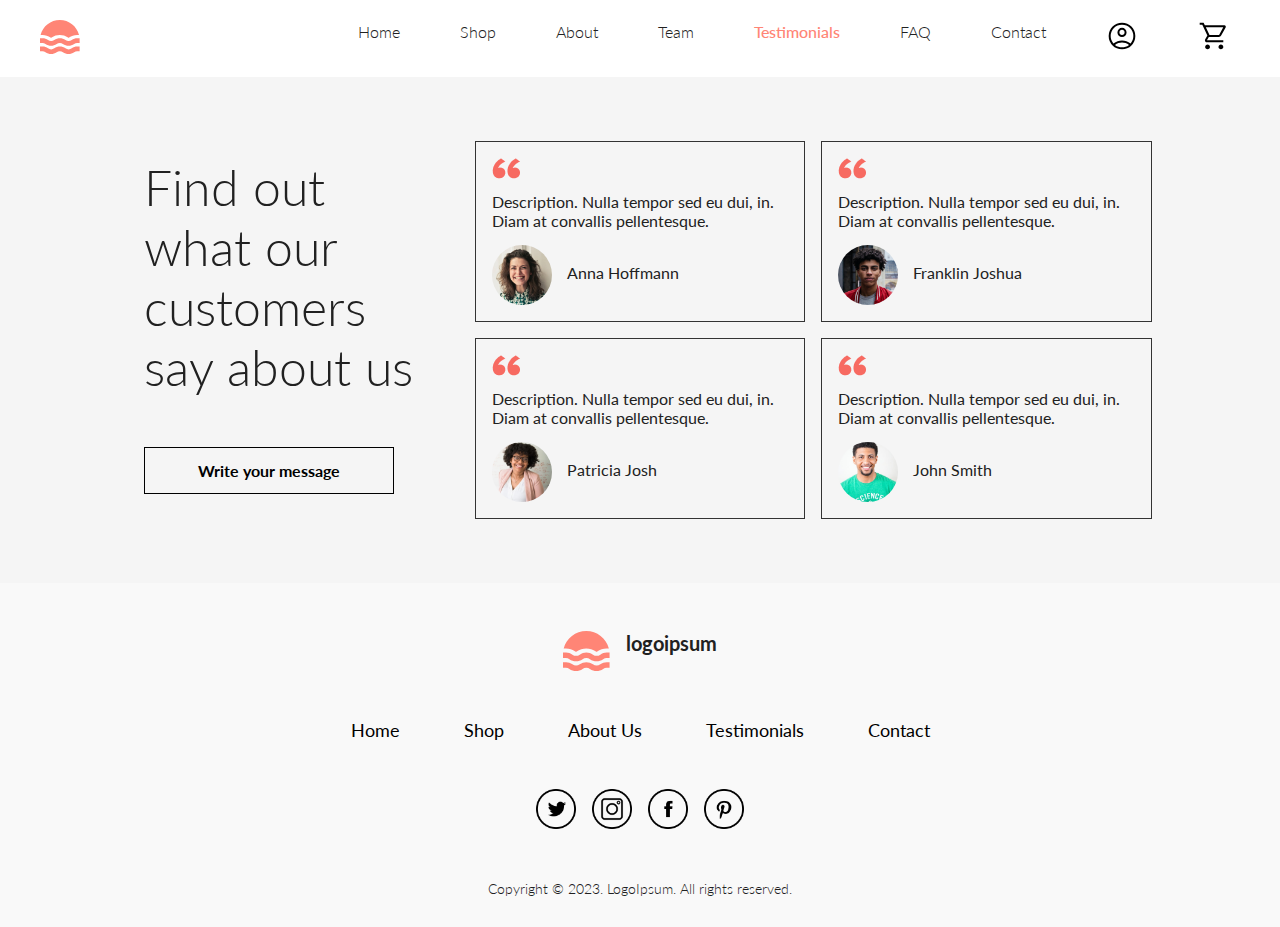
<file: pages/testimonials.html>
<!DOCTYPE html>
<html lang="en">
    <head>
        <meta charset="UTF-8">
        <meta http-equiv="X-UA-Compatible" content="IE=edge">
        <meta name="viewport" content="width=device-width, initial-scale=1.0">
        <title>Testimonials</title>
        <link rel="stylesheet" href="../css/mao.css">
    </head>
    <body>
    <!-----------------------------------------------------------MENU-------------------------------------------------------->
        <nav class="menu-container">
            <div class="menu">
                <div class="logo"><a href="../index.html"><img class="logo-icon" src="../imgs/logo.svg" alt="company logo"></a></div>
                <ul class="logo2">
                    <li class="menu-list"><a class="menu-link" href="#"><img class="shop-icon" src="../imgs/shop.svg"></a></li>
                    <li class="menu-list"><a class="menu-link" href="#"><img class="login-icon" src="../imgs/login.svg"></a></li>
                    <li class="menu-list"><a class="menu-link" href="contact.html">Contact</a></li>
                    <li class="menu-list"><a class="menu-link" href="faq.html">FAQ</a></li>
                    <li class="menu-list"><a class="menu-link-active" href="testimonials.html">Testimonials</a></li>
                    <li class="menu-list"><a class="menu-link" href="team.html">Team</a></li>
                    <li class="menu-list"><a class="menu-link" href="about.html">About</a></li>
                    <li class="menu-list"><a class="menu-link" href="shop.html">Shop</a></li>
                    <li class="menu-list"><a class="menu-link" href="../index.html">Home</a></li>
                </ul>
            </div>
        </nav>
        <nav class="navbar">
            <div class="navbar">
                <div class="container nav-container">
                    <input class="checkbox" type="checkbox" name="" id="" />
                    <div class="logo">
                    <a href="../index.html"><img class="logo-icon" src="../imgs/logo.svg" alt="company logo"></a>
                </div>
                    <div class="hamburger-lines">
                    <span class="line line1"></span>
                    <span class="line line2"></span>
                    <span class="line line3"></span>
                    </div>  
                <div class="menu-items">
                    <li><a href="../index.html">Home</a></li>
                    <li><a href="shop.html">Shop</a></li>
                    <li><a href="about.html">About</a></li>
                    <li><a href="team.html">Team</a></li>
                    <li><a href="testimonials.html">Testimonials</a></li>
                    <li><a href="faq.html">FAQ</a></li>
                    <li><a href="contact.html">Contact</a></li>
                    <li><a href="#"><img class="shop-icon" src="../imgs/shop.svg"></a></li>
                    <li><a href="#"><img class="login-icon" src="../imgs/login.svg"></a></li>
                </div>
                </div>
            </div>
        </nav>

        <!----------------------------------------------------------TESTIMONIALS-------------------------------------------------------->
        <div class="testi-page">
            <div class="item-testi" id="join-section">
                <h1>Find out <br> what our <br>customers <br> say about us</h1>
                <a href="#"><h2>Write your message</h2></a>
            </div>
            <div class="item-testi">
                <img src="../imgs/Title.png" alt="Customer's reviws">
                <p class="tes-p1"><strong>Description. Nulla tempor sed eu dui, in. Diam at convallis pellentesque. </strong></p>
                <div class="img-field"><img class="img1" src="../imgs/testimonias-1.jpg" alt="Anna's Photo"><p class="p2">Anna Hoffmann</p></div>
            </div>
            <div class="item-testi">
                <img src="../imgs/Title.png" alt="Customer's reviws">
                <p class="tes-p1"><strong>Description. Nulla tempor sed eu dui, in. Diam at convallis pellentesque. </strong></p>
                <div class="img-field"><img class="img1" src="../imgs/testimonias-2.jpg" alt="Franklin's Photo"><p>Franklin Joshua</p></div>
            </div>
            <div class="item-testi">
                <img src="../imgs/Title.png" alt="Customer's reviws">
                <p class="tes-p1"><strong>Description. Nulla tempor sed eu dui, in. Diam at convallis pellentesque. </strong></p>
                <div class="img-field"><img class="img1" src="../imgs/testimonias-3.jpg" alt="Patricia's photo"><p>Patricia Josh</p></div>
            </div>
            <div class="item-testi"><img src="../imgs/Title.png" alt="Customer's reviws">
                <p class="tes-p1"><strong>Description. Nulla tempor sed eu dui, in. Diam at convallis pellentesque. </strong></p>
                <div class="img-field"><img class="img1" src="../imgs/testimonias-4.jpg" alt="John's Photo"><p>John Smith</p></div> 
            </div>
        </div>
        <!----------------------------------------------------------FOOTER-------------------------------------------------------->
        <footer class="footer">
            <div class="footer-field">
                <div class="company-logo">
                    <img src="../imgs/logo.svg" alt=""><h3 class="logo-h3">
                    <span>logoipsum</span>
                </div>
                <div >
                    <ul class="footer-links">
                        <li><a href="../index.html">Home</a></li>
                        <li><a href="shop.html">Shop</a></li>
                        <li><a href="about.html">About Us</a></li>
                        <li><a href="testimonials.html">Testimonials</a></li>
                        <li><a href="contact.html">Contact</a></li>
                    </ul>
                </div>
                <div>    
                    <ul class="footer-sm">
                        <li><a href=""><img src="../imgs/twitter.png" alt="twitter logo"></a></li>
                        <li><a href=""><img src="../imgs/instagram.png" alt="instagram logo"></a></li>
                        <li><a href=""><img src="../imgs/facebook.png" alt="facebook logo"></a></li>
                        <li><a href=""><img src="../imgs/pinterest.png" alt="pinterest logo"></a></li>
                    </ul>
                </div>  
            </div>
            <div class="copyright">
                <h3 id="copyright-text">Copyright © 2023. LogoIpsum. All rights reserved.</h3>
            </div>
        </footer>
    </body>
</html>
</file>
<file: css/styles.css>
@import url('https://fonts.googleapis.com/css2?family=Lato:ital,wght@0,100;0,300;0,400;0,700;0,900;1,100;1,300;1,400;1,700;1,900&display=swap');

* {
    margin: 0;
    padding: 0;
    box-sizing: border-box;
    font-family: 'Lato', sans-serif;
}

body {
    background-color: #fff;
    color: #212121;
}
/*---------------------------------------------------MENU---------------------------------------------------*/
.menu-container {
    overflow: hidden;
    position: sticky;
    top: 0;
    display: flex;
    justify-content: center;
    color: #000;
    background-color: #fff;
    padding: 20px 20px 20px 40px;
}

.menu {
    justify-content: space-around;
    width: 100%;
}


.links {
    display: flex;
    justify-content: flex-end;
    list-style-type: none;
}

.logo {
    float: left;
}


ul.logo2 {
    list-style-type: none;
}

.menu-list {
    float: right;
    padding: 0px 20px;
    justify-content: center;
}

.logo-icon {
    width: 40px;
}

.logo-icon:hover {
    opacity: 50%;
}

.shop-icon,
.login-icon {
    width: 32px;
}

.shop-icon:hover,
.login-icon:hover {
    opacity: 50%;
}

a {
    text-decoration: none;
    color: #212121;
    font-weight: 300;
}

a.menu-link {
    padding: 0px 10px;
    vertical-align: middle;
}

a.menu-link:hover {
    color: #FF8576;
}

.menu-link-active {
    padding: 0px 10px;
    vertical-align: middle;
    color: #FF8576;
    font-weight: 500;
}
/*-----------------------------------------------------HERO-----------------------------------------------------*/

.hero-container {
    display: flex;
    flex-wrap: wrap;
    background-color: #fff;
}

.box-1 {
    flex: 50%;
    display: flex;
    flex-direction: column;
    align-items: center;
    background-color: #F5F5F5;
    padding: 160px 80px;
}

.box-2 {
    flex: 50%;
    display: flex;
    justify-content: space-between;
    align-items: center;
}


.hero-img { 
    width: 100%;
    height: 100%;
}

h1 {
    font-size: 54px;
    font-weight: 300;
    color: #212121; 
    text-align: center;  
}

#title {
    font-size: 68px;
}


.button-primary {
    display:inline-block;
    text-decoration: none;
    color: #212121;
    background-color:#FF8576;
    font-weight: 500;
    font-size: 21px;
    padding: 12px 24px;
    text-align: center;
    margin-top:40px;
}

.button-primary:hover {
    color:#212121;
    background-color: #ffd5d0;
}

/*---------------------------------------------------SHOP----------------------------------------------------*/
.products-page {
    padding: 80px 165px;
    text-align: center;
    background-color: #F5F5F5;
}

.products-page h1 {
    margin-bottom: 40px;
    position: relative;
    margin-bottom: 1em;
    padding-bottom: 20px;
    text-align: center;
    font-size: 54px;
    font-weight:300;
}

.products-page h1:before {
    content: '';
    position: absolute;
    left: 50%;
    bottom: 5px;/*線の上下位置*/
    width: 100px;/*線の長さ*/
    height: 1px;/*線の太さ*/
    transform: translateX(-50%);/*位置調整*/
    background-color: black;/*線の色*/
    border-radius: 2px;/*線の丸み*/
  }

.products {
    display: flex;
    flex-wrap: wrap;
    justify-content: center;
    list-style-type: none;
    column-gap: 25px;
    row-gap: 50px;
    text-align: left;
    margin-top: 40px;
}

.products a{
    text-decoration: none;
    color: black;
}

.products img {
    width: 300px;
    margin-bottom: 8px;
}

.products img:hover{
    transform: scale(1.05);
    transition: transform 0.6s ease;
    opacity: 1;
}

.products em{
    font-style:normal;
}

.products p{
    font-style:normal;
    padding-bottom: 3px;
}


.product-text {   
    display: flex;
    opacity: 0;
    position: absolute;
    transition: 1s;
    letter-spacing: 5px;
}


.product1:hover  .product-text{
    opacity: 1;
}

.product2:hover  .product-text{
    opacity: 1;
}

.product3:hover  .product-text{
    opacity: 1;
}

.product4:hover  .product-text{
    opacity: 1;
}

.product5:hover  .product-text{
    opacity: 1;
}

.product6:hover  .product-text{
    opacity: 1;
}

.product7:hover  .product-text{
    opacity: 1;
}

.product8:hover  .product-text{
    opacity: 1;
}

.product9:hover  .product-text{
    opacity: 1;
}


/*----------------------------------------------------ABOUT------------------------------------------------------*/

.about-container {
    display: flex;
    flex-wrap: wrap;
    justify-content: center;
    background-color: #fff;
}

.about-box-1 {
    flex: 30%;
    display: flex;
    flex-direction: column;
    align-items: center;
    background-color: #F5F5F5;
    padding: 80px 40px;
}

.about-box-2 {
    flex: 70%;
    display: flex;
}

.about-img { 
    width: 100%;
    height: 100%;
}

h2 {
    font-size: 54px;
    font-weight: 300;
    color: #212121; 
    text-align: center;  
}

.about-text {
    font-size: 16px;
    line-height: 200%;
    margin-top: 40px;
    text-align: justify;
}

/*----------------------------------------------------TEAM------------------------------------------------------*/


.item1 { 
    grid-area: texteam; 
    font-size: 38px;
    font-weight:900;
    color: #212121;
    line-height: 100%;
}

.item2 {
    grid-area: imgteam1;
}

.item3 {
    grid-area: imgteam2;
}
.item4 {
    grid-area: imgteam3;
}
.item5 {
    grid-area: imgteam4;
}
.item6 {
    grid-area: imgteam5;
}   

.item7 {
    grid-area: imgteam6;
}

.grid-container {
    display: grid;
    grid-template-columns: 1fr 1fr 1fr 1fr 1fr;
    grid-template-areas:
        'texteam texteam imgteam1 imgteam2 imgteam3'
        'texteam texteam imgteam4 imgteam5 imgteam6';
    gap: 24px 48px;
    padding: 16px;
    background-color: #F5F5F5;
}


.team-box-img { 
    width: 32%;
    margin-bottom: 16px;
}

.team-box-text {
    padding: 15px;
    text-align: center;
    background-color: #fff;
}

.team-text-name { 
    font-size: 16px;
    font-weight: 500;
    color: #ff968a;
}

.team-text-description { 
    font-size: 16px;
    font-weight: 300;
    color: #212121;
}

.team-img { 
    width: 100%;
    height: auto;
}

.team-text {
    font-size: 16px;
    line-height: 200%;
    margin-top: 40px;
    text-align: justify;
    font-weight: 500;
}

#title-team {
    font-size: 54px;
    font-weight: 300;
    color: #212121;
    text-align: center;
    line-height: 140%;
}

/*----------------------------------------------------TESTIMONIALS------------------------------------------*/

.testi-page {
    display: grid;
    padding: 80px 165px;
    column-gap: 24px;
    row-gap: 32px;
    grid-template-columns: 330px 1fr 1fr;
    grid-template-columns: repeat(auto-fit, minmax(90px, 1fr));
    background-color: #F5F5F5;
}

.join-section {
    grid-column: 1 / 2;
    grid-row: 1 / 3;
}

.join-section h1 {
    font-size: 50px;
    font-weight: 300;
    text-align: start;
}

#C1 {
    text-align: start;
}


.join-section a{
    background-color: #fff;
    color: black;
    text-decoration: none;
    width: 100%;
    font-size: 16px;
}


.join-section h2{
    font-size: 16px;
    padding: 13px;
    border: black solid 0.5px;
    margin-top: 50px;
    width: 250px;
}

.join-section h2:hover{
    color: #F76A61;
    font-weight: bold;
    border: #F76A61 solid 0.5px;
}

.tes-p1 {
    margin: 10px 0px;
}

.tes-p1 strong{
    font-weight: normal;
}

.img-field {
    display: flex;
    align-items: center;
}


.img1{
    border-radius: 100%;
    width: 60px;
    height: fit-content;
    margin-right: 15px;
    margin-top: 5px ;
}


.item-test-1 {
    border: solid black 0.5px;
    grid-column: 2 / 3;
    grid-row: 1 / 2;
    padding:18px;
    height: fit-content;
}

.item-test-2 {
    border: solid black 0.5px;
    grid-column: 3 / 4;
    grid-row: 1 / 2;
    padding:18px;
    height: fit-content;
}

.item-test-3 {
    border: solid black 0.5px;
    grid-column: 2 / 3;
    grid-row: 2 / 3;
    padding:18px;
    height: fit-content;
}

.item-test-4 {
    border: solid black 0.5px;
    grid-column: 3 / 4;
    grid-row: 2 / 3;
    padding:18px;
    height: fit-content;
}


/*----------------------------------------------------FAQ--------------------------------------------------*/
.faq-container {
    display: inline-block;
    width: 100%;
    height: auto;
    background-color: #F5F5F5;
    padding: 80px 40px;
}

.accordion{
    width: 80%;
    overflow: hidden;
    margin: auto;
    margin-top: 40px;
}

.accordion__label, .accordion__content{
    padding: 14px 20px;
}

.accordion__label{
    display: block;
    color: #212121;
    font-weight: 500;
    font-size: 16px;
    cursor: pointer;
    transition: background-color 0.1s;
    background-color: #e8e8e8;
    margin-bottom: 12px;
}

.accordion__label:hover{
    background-color: rgba(0, 0, 0, 0.1);
}

.accordion__content{
    background: #f5f5f5;
    line-height: 180%;
    font-size: 16px;
    display: none;
}

.accordion__input{
    display: none;
}

.accordion__input:checked ~ .accordion__content{
    display: block;
}

/*----------------------------------------------------CONTACT--------------------------------------------------*/
section.contact {
    padding: 80px;
    background-color: #f5f5f5ff;
}

.contact-container {
    display: flex;
    flex-wrap: wrap;
    margin-top: 80px;
}

form {
        flex-direction: column;
}

form input.form,textarea {
    width: 100%;
    height: 40px;
    margin-bottom: 16px;
    padding: 0px 12px;
    background-color: #f5f5f5ff;
    color: #6D6D6D;
    border: 1px solid #6D6D6D;
    font-weight: 500;
    border-radius: 0px;
}

textarea {
    height: 132px;
    resize: none;
}

form textarea,input.form-text::placeholder{
    font-weight: 500;
    font-size: 16px;
}

form input.submit {
    color: #212121;
    background-color:#FF8576;
    font-size: 18px;
    padding: 8px;
    text-align: center;
    margin: 12px auto;
    width: 150px; 
    cursor: pointer; 
    font-weight: 500;
    border: none;
}

.submit:hover {
    color:#212121;
    background-color: #ffd5d0;
}


.contact-box-1 {
    flex: 50%;
    display: flex;
    padding: 0 24px 0 0;
}

.contact-box-2 {
    flex: 50%;
    display: flex;
}

/*----------------------------------------------------FOOTER--------------------------------------------------*/


.footer {
    background-color: #f9f9f9;
    padding: 0 5rem;
}

.footer-field {
    display: flex;
    flex-wrap: wrap;
    flex-direction: column;
    align-items: center;
    justify-content: space-around;
    gap:3rem;
    padding-top: 3rem;
    padding-bottom: 3rem;
    list-style-type: none;
}

.footer-field img {
    height: 40px;
}


.footer li {
    list-style-type: none;
}

.company-logo {
    display: flex;
    gap: 1rem;
}

.company-logo span {
    font-size: 20px;
    margin-top: 8px;
}

.footer-links {
    display: flex;
    flex-wrap: wrap;
    gap: 4rem;
}

.footer-links a{
    color:black;
    text-decoration: none;
    font-weight: 400;
    font-size: 18px;
}

.footer-links a:hover {
    color: #F76A61;
    font-weight: 400;
}

.footer-sm {
    display: flex;
    gap: 1rem;
}


.footer-sm img:hover {
	background-color: #F76A61;
    border-radius: 50%;
}


.copyright {
    text-align: center;
    padding-bottom: 30px;
    font-size: 14px;
    font-weight: 300;
}

#copyright-text {
    font-size: 14px;
    font-weight: 300;
}


.top-nav {
    display: none;
    background-color: #fff;
    padding: 8px 24px;
}

.hamburguer-icon:hover {
    opacity: 0.7;
}

.navbar {
    display: none;
}

/*Breakpoint to add less space between elements on tablets*/
@media only screen and (min-width: 769px) and (max-width: 1200px) {

    .menu-container {
        display: none;
    }

    .box-1, .box-2 {
        flex: 100%;
        }
/*---------------------------------------------------MENU---------------------------------------------------*/

    .navbar {
        width: 100%;
        display: block;
        }
        
        .nav-container {
        display: flex;
        justify-content: space-between;
        align-items: center;
        height: 62px;
        }
        
        .navbar .menu-items {
        display: flex;
        background-color: #fff;
        }
        
        .navbar .nav-container li {
        list-style: none;
        }
        
        .navbar .nav-container a {
        text-decoration: none;
        color: #212121;
        font-weight: 300;
        font-size: 1.2rem;
        padding: 0.7rem;
        }
        
        .navbar .nav-container a:hover{
            color: #FF8576;
        }
        
        .nav-container {
        display: block;
        position: relative;
        height: 60px;
        }
        
        .nav-container .checkbox {
        position: absolute;
        display: block;
        height: 32px;
        width: 32px;
        top: 20px;
        left: 20px;
        z-index: 5;
        opacity: 0;
        cursor: pointer;
        }
        
        .nav-container .hamburger-lines {
        display: block;
        height: 26px;
        width: 32px;
        position: absolute;
        top: 17px;
        left: 20px;
        z-index: 2;
        display: flex;
        flex-direction: column;
        justify-content: space-between;
        }
        
        .nav-container .hamburger-lines .line {
        display: block;
        height: 4px;
        width: 100%;
        border-radius: 10px;
        background: #212121;
        }
        
        .nav-container .hamburger-lines .line1 {
        transform-origin: 0% 0%;
        transition: transform 0.4s ease-in-out;
        }
        
        .nav-container .hamburger-lines .line2 {
        transition: transform 0.2s ease-in-out;
        }
        
        .nav-container .hamburger-lines .line3 {
        transform-origin: 0% 100%;
        transition: transform 0.4s ease-in-out;
        }
        
        .navbar .menu-items {
        padding-top: 120px;
        box-shadow: inset 0 0 2000px rgba(255, 255, 255, .5);
        height: 100vh;
        width: 100%;
        transform: translate(-150%);
        display: flex;
        flex-direction: column;
        margin-left: -40px;
        padding-left: 50px;
        transition: transform 0.5s ease-in-out;
        text-align: center;
        }
        
        .navbar .menu-items li {
        margin-bottom: 1.2rem;
        font-size: 1.5rem;
        font-weight: 300;
        }
        
        .logo {
        position: absolute;
        top: 15px;
        right: 15px;
        font-size: 1.2rem;
        }
        
        .nav-container input[type="checkbox"]:checked ~ .menu-items {
        transform: translateX(0);
        }
        
        .nav-container input[type="checkbox"]:checked ~ .hamburger-lines .line1 {
        transform: rotate(45deg);
        }
        
        .nav-container input[type="checkbox"]:checked ~ .hamburger-lines .line2 {
        transform: scaleY(0);
        }
        
        .nav-container input[type="checkbox"]:checked ~ .hamburger-lines .line3 {
        transform: rotate(-45deg);
        }
        
        .nav-container input[type="checkbox"]:checked ~ .logo{
        display: none;
        }
    
        /*---------------------------------------------------ABOUT---------------------------------------------------*/

        .about-box-1 {
            flex: 100%;
        }

        .about-box-2 {
            flex: 100%;
        }

    /*---------------------------------------------------TEAM---------------------------------------------------*/  
        .grid-container {
            grid-template-columns: 1fr 1fr 1fr;
            display: grid;
            grid-template-areas:
                'texteam imgteam1 imgteam2'
                'texteam imgteam3 imgteam4'
                'texteam imgteam5 imgteam6';
    
            gap: 16px 24px;
            padding: 16px;
            background-color: #F5F5F5;
        }
    /*---------------------------------------------------CONTACT---------------------------------------------------*/  
    .contact-box-1,
    .contact-box-2{
        flex: 100%;
        height: auto;
        margin-right: 0px;
        margin-bottom: 32px;
        padding: 0;
    }
    
}





/*Breakpoint to add less space between elements on mobile*/
@media only screen and (max-width: 768px) {


    .menu-container {
        display: none;
    }

    .box-1, .box-2 {
        flex: 100%;
        }

/*---------------------------------------------------MENU---------------------------------------------------*/
    .navbar {
        width: 100%;
        display: block;
        }
        
        .nav-container {
        display: flex;
        justify-content: space-between;
        align-items: center;
        height: 62px;
        }
        
        .navbar .menu-items {
        display: flex;
        background-color: #fff;
        }
        
        .navbar .nav-container li {
        list-style: none;
        }
        
        .navbar .nav-container a {
        text-decoration: none;
        color: #0e2431;
        font-weight: 300;
        font-size: 1.2rem;
        padding: 0.7rem;
        }
        
        .navbar .nav-container a:hover{
            color: #FF8576;
        }
        
        .nav-container {
        display: block;
        position: relative;
        height: 60px;
        }
        
        .nav-container .checkbox {
        position: absolute;
        display: block;
        height: 32px;
        width: 32px;
        top: 20px;
        left: 20px;
        z-index: 5;
        opacity: 0;
        cursor: pointer;
        }
        
        .nav-container .hamburger-lines {
        display: block;
        height: 26px;
        width: 32px;
        position: absolute;
        top: 17px;
        left: 20px;
        z-index: 2;
        display: flex;
        flex-direction: column;
        justify-content: space-between;
        }
        
        .nav-container .hamburger-lines .line {
        display: block;
        height: 4px;
        width: 100%;
        border-radius: 10px;
        background: #0e2431;
        }
        
        .nav-container .hamburger-lines .line1 {
        transform-origin: 0% 0%;
        transition: transform 0.4s ease-in-out;
        }
        
        .nav-container .hamburger-lines .line2 {
        transition: transform 0.2s ease-in-out;
        }
        
        .nav-container .hamburger-lines .line3 {
        transform-origin: 0% 100%;
        transition: transform 0.4s ease-in-out;
        }
        
        .navbar .menu-items {
        padding-top: 120px;
        box-shadow: inset 0 0 2000px rgba(255, 255, 255, .5);
        height: 100vh;
        width: 100%;
        transform: translate(-150%);
        display: flex;
        flex-direction: column;
        margin-left: -40px;
        padding-left: 50px;
        transition: transform 0.5s ease-in-out;
        text-align: center;
        }
        
        .navbar .menu-items li {
        margin-bottom: 1.2rem;
        font-size: 1.5rem;
        font-weight: 300;
        }
        
        .logo {
        position: absolute;
        top: 15px;
        right: 15px;
        font-size: 1.2rem;
        }
        
        .nav-container input[type="checkbox"]:checked ~ .menu-items {
        transform: translateX(0);
        }
        
        .nav-container input[type="checkbox"]:checked ~ .hamburger-lines .line1 {
        transform: rotate(45deg);
        }
        
        .nav-container input[type="checkbox"]:checked ~ .hamburger-lines .line2 {
        transform: scaleY(0);
        }
        
        .nav-container input[type="checkbox"]:checked ~ .hamburger-lines .line3 {
        transform: rotate(-45deg);
        }
        
        .nav-container input[type="checkbox"]:checked ~ .logo{
        display: none;
        }
      /*---------------------------------------------------ABOUT---------------------------------------------------*/   
      
      .about-box-1 {
        flex: 100%;
      }

      .about-box-2 {
        flex: 100%;
      }
      /*---------------------------------------------------TEAM---------------------------------------------------*/  

      .grid-container {
        grid-template-columns: 1fr;
        display: grid;
        grid-template-areas:
            'texteam'
            'imgteam1'
            'imgteam2'
            'imgteam3'
            'imgteam4'
            'imgteam5'
            'imgteam6';

        gap: 16px 24px;
        padding: 16px;
        background-color: #F5F5F5;
    }

/*---------------------------------------------------CONTACT---------------------------------------------------*/  
    .contact-box-1,
    .contact-box-2{
        flex: 100%;
        height: auto;
        margin-right: 0px;
        margin-bottom: 32px;
        padding: 0;
    }


/*---------------------------------------------------FOOTER---------------------------------------------------*/  


    .footer-field { 
        flex-direction: column;
        align-items: center;
        vertical-align: center;
        gap: 1.5rem;
    }

    .footer-links {
        display: none;
    }

    .footer-sm {
        display: flex;
        align-items: center;
    }
}
</file>
<file: css/mao.css>
@import url('https://fonts.googleapis.com/css2?family=Lato:ital,wght@0,100;0,300;0,400;0,700;0,900;1,100;1,300;1,400;1,700;1,900&display=swap');

* {
    margin: 0;
    padding: 0;
    box-sizing: border-box;
    font-family: 'Lato', sans-serif;
}

body {
    background-color: #fff;
    color: #212121;
}
/*---------------------------------------------------MENU---------------------------------------------------*/
.menu-container {
    overflow: hidden;
    position: sticky;
    top: 0;
    display: flex;
    justify-content: center;
    color: #000;
    background-color: #fff;
    padding: 20px 20px 20px 40px;
}

.menu {
    width: 100%;
}


.links {
    display: flex;
    justify-content: flex-end;
    list-style-type: none;
}

.logo {
    float: left;
}


ul.logo2 {
    list-style-type: none;
}

.menu-list {
    float: right;
    padding: 0px 20px;
    justify-content: center;
}

.logo-icon {
    width: 40px;
}

.logo-icon:hover {
    opacity: 50%;
}

.shop-icon,
.login-icon {
    width: 32px;
}

.shop-icon:hover,
.login-icon:hover {
    opacity: 50%;
}

a {
    text-decoration: none;
    color: #212121;
    font-weight: 300;
}

a.menu-link {
    padding: 0px 10px;
    vertical-align: middle;
}

a.menu-link:hover {
    color: #FF8576;
}

.menu-link-active {
    padding: 0px 10px;
    vertical-align: middle;
    color: #FF8576;
    font-weight: 500;
}

/*---------------------------------------------------SHOP----------------------------------------------------*/
.products-page {
    padding: 3rem 3rem;
    text-align: center;
    background-color: #F5F5F5;
}

.products-page h1 {
    margin-bottom: 2rem;
    position: relative;
    margin-bottom: 1em;
    padding-bottom: 1rem;
    text-align: center;
    font-size: 54px;
    font-weight:300;
}

.products-page h1:before {
    content: '';
    position: absolute;
    left: 50%;
    bottom: 5px;/*線の上下位置*/
    width: 100px;/*線の長さ*/
    height: 1px;/*線の太さ*/
    transform: translateX(-50%);/*位置調整*/
    background-color: black;/*線の色*/
    border-radius: 2px;/*線の丸み*/
  }

.products {
    display: flex;
    flex-wrap: wrap;
    justify-content: center;
    list-style-type: none;
    column-gap: 3rem;
    row-gap: 3rem;
    text-align: left;
}

.products a{
    text-decoration: none;
    color: black;
}

.products img {
    width: 300px;
    margin-bottom: 8px;
}

.products img:hover{
    transform: scale(1.05);
    transition: transform 0.6s ease;
    opacity: 1;
}

.products em{
    font-style:normal;
}

.products p{
    font-style:normal;
    padding-bottom: 3px;
}


.product-text {   
    display: flex;
    opacity: 0;
    position: absolute;
    transition: 1s;
    letter-spacing: 5px;
}


.product1:hover  .product-text{
    opacity: 1;
}

.product2:hover  .product-text{
    opacity: 1;
}

.product3:hover  .product-text{
    opacity: 1;
}

.product4:hover  .product-text{
    opacity: 1;
}

.product5:hover  .product-text{
    opacity: 1;
}

.product6:hover  .product-text{
    opacity: 1;
}

.product7:hover  .product-text{
    opacity: 1;
}

.product8:hover  .product-text{
    opacity: 1;
}

.product9:hover  .product-text{
    opacity: 1;
}

/*----------------------------------------------------TESTIMONIALS------------------------------------------*/

.testi-page {
    display: grid;
    padding: 4rem 8rem;
    grid-template-areas: 
    'one two three'
    'one four five';
    grid-auto-columns: 1fr;
    gap: 1rem;
    background-color: #F5F5F5;
}

.item-testi {
    border: 1px solid #333;
    padding: 1rem;
}

.item-testi:nth-child(1){
    grid-area: one;
}

.item-testi:nth-child(2){
    grid-area: two ;
}

.item-testi:nth-child(3){
    grid-area: three;
}

.item-testi:nth-child(4){
    grid-area: four;
}

.item-testi:nth-child(5){
    grid-area: five;
}

#join-section {
    border: none;
}

#join-section h1 {
    font-size: 50px;
    font-weight: 300;
    text-align: start;
}

#join-section a{
    background-color: #fff;
    color: black;
    text-decoration: none;
    width: 100%;
    font-size: 16px;
}


#join-section h2{
    font-size: 16px;
    padding: 13px;
    border: black solid 0.5px;
    margin-top: 50px;
    width: 250px;
    text-align: center;
}

#join-section h2:hover{
    color: #F76A61;
    font-weight: bold;
    border: #F76A61 solid 0.5px;
}

.tes-p1 {
    margin: 10px 0px;
}

.tes-p1 strong{
    font-weight: normal;
}

.img-field {
    display: flex;
    align-items: center;
}


.img1{
    border-radius: 100%;
    width: 60px;
    height: fit-content;
    margin-right: 15px;
    margin-top: 5px ;
}

/*----------------------------------------------------FOOTER--------------------------------------------------*/

.footer {
    background-color: #f9f9f9;
    padding: 0 5rem;
}

.footer-field {
    display: flex;
    flex-wrap: wrap;
    flex-direction: column;
    align-items: center;
    justify-content: space-around;
    gap:3rem;
    padding-top: 3rem;
    padding-bottom: 3rem;
    list-style-type: none;
}

.footer-field img {
    height: 40px;
}


.footer li {
    list-style-type: none;
}

.company-logo {
    display: flex;
    gap: 1rem;
}

.company-logo span {
    font-size: 20px;
    margin-top: 8px;
}

.footer-links {
    display: flex;
    flex-wrap: wrap;
    gap: 4rem;
}

.footer-links a{
    color:black;
    text-decoration: none;
    font-weight: 400;
    font-size: 18px;
}

.footer-links a:hover {
    color: #F76A61;
    font-weight: 400;
}

.footer-sm {
    display: flex;
    gap: 1rem;
}


.footer-sm img:hover {
	background-color: #F76A61;
    border-radius: 50%;
}


.copyright {
    text-align: center;
    padding-bottom: 30px;
    font-size: 14px;
    font-weight: 300;
}

#copyright-text {
    font-size: 14px;
    font-weight: 300;
}

.top-nav {
    display: none;
    background-color: #fff;
    padding: 8px 24px;
}

.hamburguer-icon:hover {
    opacity: 0.7;
}

.navbar {
    display: none;
}

/*Breakpoint to add less space between elements on tablets*/
@media only screen and (min-width: 769px) and (max-width: 1200px) {

    .menu-container {
        display: none;
    }

    .box-1, .box-2 {
        flex: 100%;
        }
/*---------------------------------------------------MENU---------------------------------------------------*/

    .navbar {
        width: 100%;
        display: block;
    }
        
    .nav-container {
        display: flex;
        justify-content: space-between;
        align-items: center;
        height: 62px;
    }
        
    .navbar .menu-items {
        display: flex;
        background-color: #fff;
    }
        
    .navbar .nav-container li {
        list-style: none;
    }
        
    .navbar .nav-container a {
        text-decoration: none;
        color: #212121;
        font-weight: 300;
        font-size: 1.2rem;
        padding: 0.7rem;
    }
        
    .navbar .nav-container a:hover{
            color: #FF8576;
    }
        
    .nav-container {
        display: block;
        position: relative;
        height: 60px;
    }
        
    .nav-container .checkbox {
        position: absolute;
        display: block;
        height: 32px;
        width: 32px;
        top: 20px;
        left: 20px;
        z-index: 5;
        opacity: 0;
        cursor: pointer;
    }
        
    .nav-container .hamburger-lines {
        display: block;
        height: 26px;
        width: 32px;
        position: absolute;
        top: 17px;
        left: 20px;
        z-index: 2;
        display: flex;
        flex-direction: column;
        justify-content: space-between;
    }
        
    .nav-container .hamburger-lines .line {
        display: block;
        height: 4px;
        width: 100%;
        border-radius: 10px;
        background: #212121;
    }
        
    .nav-container .hamburger-lines .line1 {
        transform-origin: 0% 0%;
        transition: transform 0.4s ease-in-out;
    }
        
    .nav-container .hamburger-lines .line2 {
        transition: transform 0.2s ease-in-out;
    }
        
    .nav-container .hamburger-lines .line3 {
        transform-origin: 0% 100%;
        transition: transform 0.4s ease-in-out;
    }
        
    .navbar .menu-items {
        padding-top: 120px;
        box-shadow: inset 0 0 2000px rgba(255, 255, 255, .5);
        height: 100vh;
        width: 100%;
        transform: translate(-150%);
        display: flex;
        flex-direction: column;
        margin-left: -40px;
        padding-left: 50px;
        transition: transform 0.5s ease-in-out;
        text-align: center;
    }
        
    .navbar .menu-items li {
        margin-bottom: 1.2rem;
        font-size: 1.5rem;
        font-weight: 300;
    }
        
    .logo {
        position: absolute;
        top: 15px;
        right: 15px;
        font-size: 1.2rem;
    }
        
    .nav-container input[type="checkbox"]:checked ~ .menu-items {
        transform: translateX(0);
    }
        
    .nav-container input[type="checkbox"]:checked ~ .hamburger-lines .line1 {
        transform: rotate(45deg);
    }
        
    .nav-container input[type="checkbox"]:checked ~ .hamburger-lines .line2 {
        transform: scaleY(0);
    }
        
    .nav-container input[type="checkbox"]:checked ~ .hamburger-lines .line3 {
        transform: rotate(-45deg);
    }
        
    .nav-container input[type="checkbox"]:checked ~ .logo{
        display: none;
    }

/*---------------------------------------------------TESTI---------------------------------------------------*/
    .testi-page {
        display: grid;
        padding: 4rem 8rem;
        grid-template-areas: 
        'one two'
        'one three'
        'one four'
        'one five';
        grid-auto-columns: 1fr;
        gap: 1rem;
        background-color: #F5F5F5;
    }       
}
/*Breakpoint to add less space between elements on mobile*/
@media only screen and (max-width: 768px) {


    .menu-container {
        display: none;
    }

    .box-1, .box-2 {
        flex: 100%;
    }

/*---------------------------------------------------MENU---------------------------------------------------*/
    .navbar {
        width: 100%;
        display: block;
    }
        
    .nav-container {
        display: flex;
        justify-content: space-between;
        align-items: center;
        height: 62px;
    }
        
    .navbar .menu-items {
        display: flex;
        background-color: #fff;
    }
        
    .navbar .nav-container li {
        list-style: none;
    }
        
    .navbar .nav-container a {
        text-decoration: none;
        color: #0e2431;
        font-weight: 300;
        font-size: 1.2rem;
        padding: 0.7rem;
    }
        
    .navbar .nav-container a:hover{
            color: #FF8576;
    }
        
    .nav-container {
        display: block;
        position: relative;
        height: 60px;
    }
        
    .nav-container .checkbox {
        position: absolute;
        display: block;
        height: 32px;
        width: 32px;
        top: 20px;
        left: 20px;
        z-index: 5;
        opacity: 0;
        cursor: pointer;
    }
        
    .nav-container .hamburger-lines {
        display: block;
        height: 26px;
        width: 32px;
        position: absolute;
        top: 17px;
        left: 20px;
        z-index: 2;
        display: flex;
        flex-direction: column;
        justify-content: space-between;
    }
        
    .nav-container .hamburger-lines .line {
        display: block;
        height: 4px;
        width: 100%;
        border-radius: 10px;
        background: #0e2431;
    }
        
    .nav-container .hamburger-lines .line1 {
        transform-origin: 0% 0%;
        transition: transform 0.4s ease-in-out;
    }
        
    .nav-container .hamburger-lines .line2 {
        transition: transform 0.2s ease-in-out;
    }
        
    .nav-container .hamburger-lines .line3 {
        transform-origin: 0% 100%;
        transition: transform 0.4s ease-in-out;
    }
        
    .navbar .menu-items {
        padding-top: 120px;
        box-shadow: inset 0 0 2000px rgba(255, 255, 255, .5);
        height: 100vh;
        width: 100%;
        transform: translate(-150%);
        display: flex;
        flex-direction: column;
        margin-left: -40px;
        padding-left: 50px;
        transition: transform 0.5s ease-in-out;
        text-align: center;
    }
        
    .navbar .menu-items li {
        margin-bottom: 1.2rem;
        font-size: 1.5rem;
        font-weight: 300;
    }
        
    .logo {
        position: absolute;
        top: 15px;
        right: 15px;
        font-size: 1.2rem;
    }
        
    .nav-container input[type="checkbox"]:checked ~ .menu-items {
        transform: translateX(0);
    }
        
    .nav-container input[type="checkbox"]:checked ~ .hamburger-lines .line1 {
        transform: rotate(45deg);
    }
        
    .nav-container input[type="checkbox"]:checked ~ .hamburger-lines .line2 {
        transform: scaleY(0);
    }
        
    .nav-container input[type="checkbox"]:checked ~ .hamburger-lines .line3 {
        transform: rotate(-45deg);
    }
        
    .nav-container input[type="checkbox"]:checked ~ .logo{
        display: none;
    }
/*---------------------------------------------------SHOP---------------------------------------------------*/
    .products-page h1 {
        font-size: 30px;
    }

    .product-text {   
        opacity: 1;
    }
/*---------------------------------------------------TES---------------------------------------------------*/
    .testi-page {
        display: grid;
        padding: 4rem 1rem;
        grid-template-areas: 
        'one'
        'two'
        'three'
        'four'
        'five';
        grid-auto-columns: 1fr;
        gap: 1rem;
        background-color: #F5F5F5;
    }

    #join-section {
        padding: 0;
    }

/*---------------------------------------------------FOOTER---------------------------------------------------*/

    .footer-field { 
        flex-direction: column;
        align-items: center;
        vertical-align: center;
        gap: 1.5rem;
    }

    .footer-links {
        display: none;
    }

    .footer-sm {
        display: flex;
        align-items: center;
    }
}
</file>
